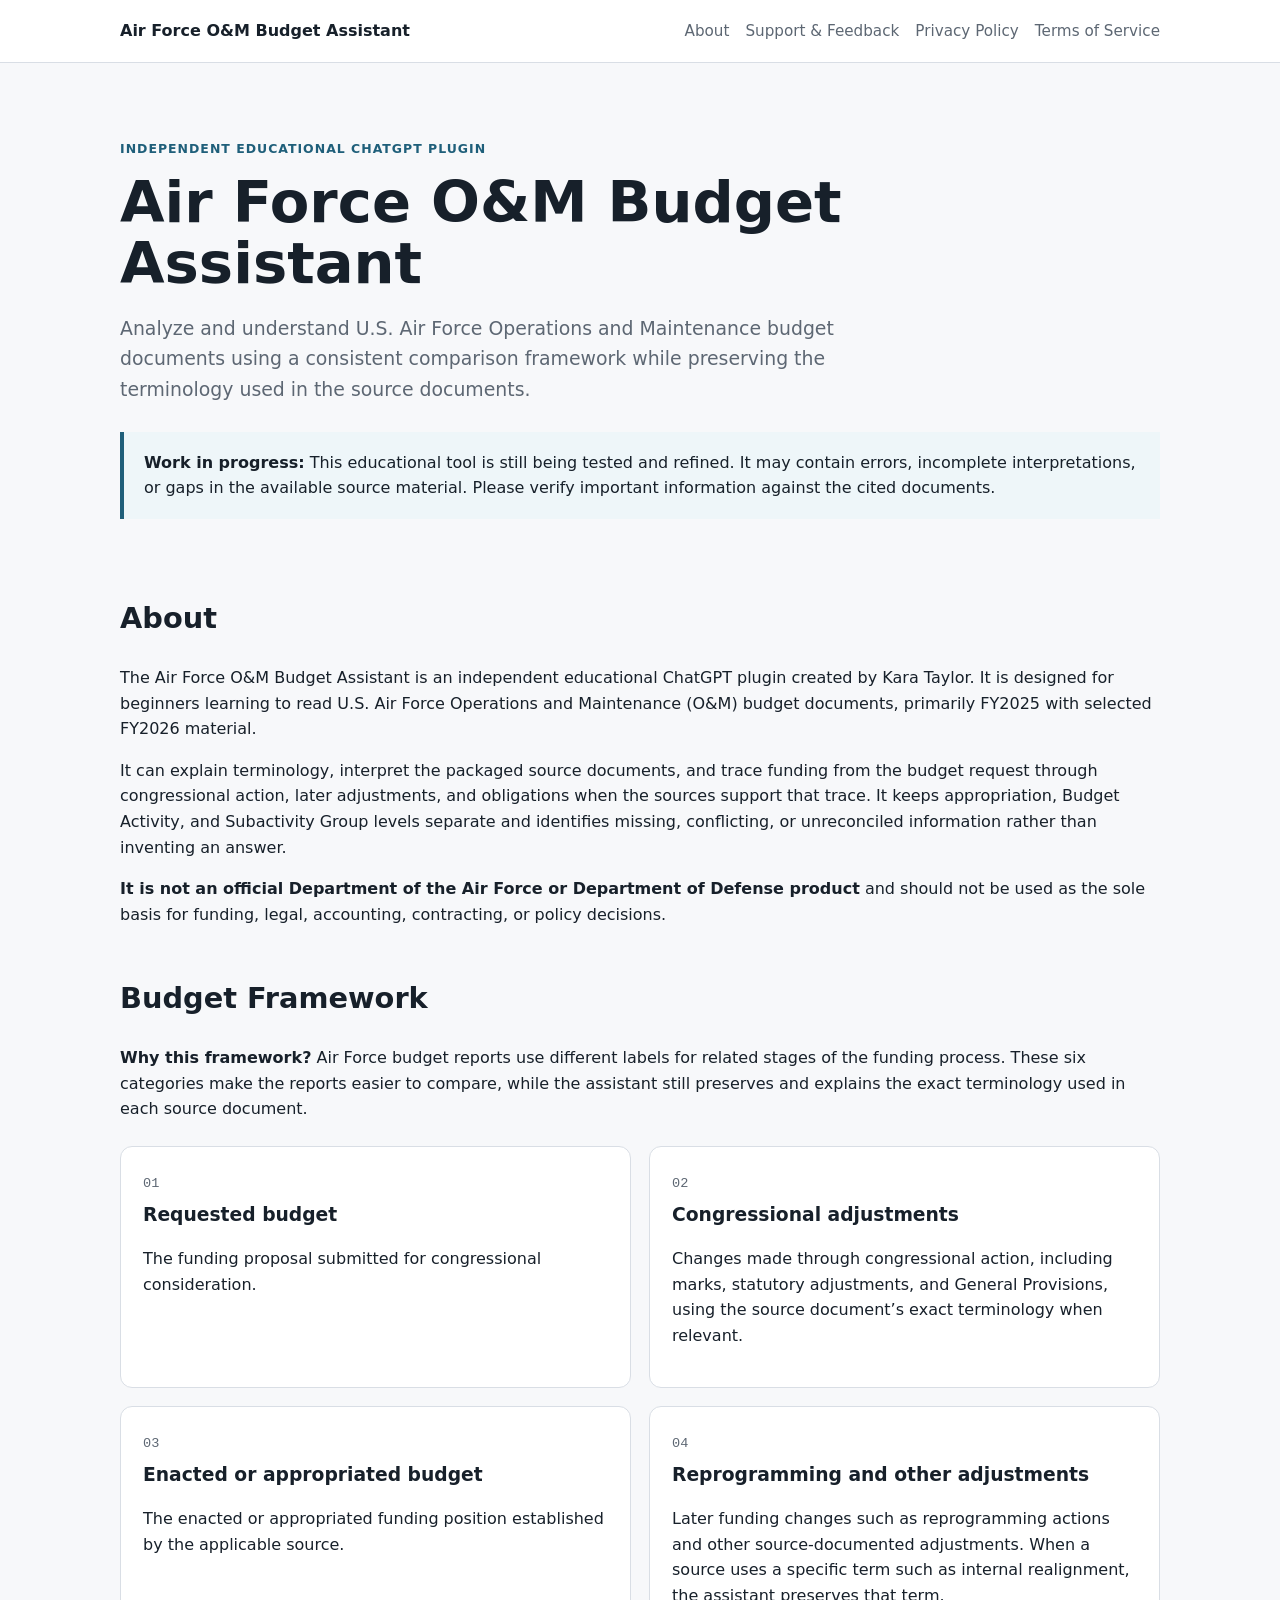
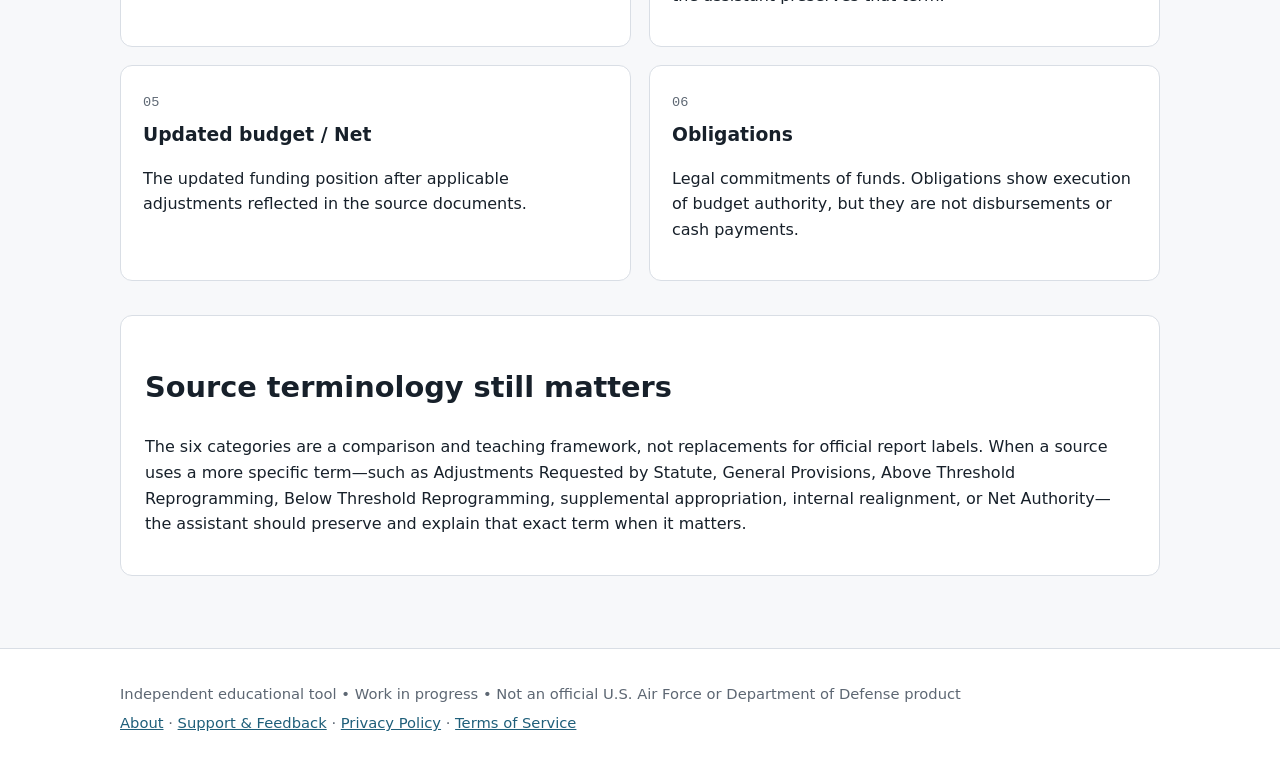
<file: index.html>
<!doctype html>
<html lang="en">
<head>
  <meta charset="utf-8">
  <meta name="viewport" content="width=device-width, initial-scale=1">
  <title>Air Force O&M Budget Assistant</title>
  <meta name="description" content="Public information and support site for the Air Force O&M Budget Assistant ChatGPT plugin.">
  <link rel="stylesheet" href="styles.css">
</head>
<body>

<header class="site-header">
  <div class="wrap">
    <a class="brand" href="index.html">Air Force O&amp;M Budget Assistant</a>
    <nav>
      <a href="index.html">About</a>
      <a href="support.html">Support &amp; Feedback</a>
      <a href="privacy.html">Privacy Policy</a>
      <a href="terms.html">Terms of Service</a>
    </nav>
  </div>
</header>

<main class="wrap">
  <section class="hero">
    <p class="eyebrow">Independent educational ChatGPT plugin</p>
    <h1>Air Force O&amp;M Budget Assistant</h1>
    <p class="lede">Analyze and understand U.S. Air Force Operations and Maintenance budget documents using a consistent comparison framework while preserving the terminology used in the source documents.</p>
    <div class="notice"><strong>Work in progress:</strong> This educational tool is still being tested and refined. It may contain errors, incomplete interpretations, or gaps in the available source material. Please verify important information against the cited documents.</div>
  </section>

  <section>
    <h2>About</h2>
    <p>The Air Force O&amp;M Budget Assistant is an independent educational ChatGPT plugin created by Kara Taylor. It is designed for beginners learning to read U.S. Air Force Operations and Maintenance (O&amp;M) budget documents, primarily FY2025 with selected FY2026 material.</p>
    <p>It can explain terminology, interpret the packaged source documents, and trace funding from the budget request through congressional action, later adjustments, and obligations when the sources support that trace. It keeps appropriation, Budget Activity, and Subactivity Group levels separate and identifies missing, conflicting, or unreconciled information rather than inventing an answer.</p>
    <p><strong>It is not an official Department of the Air Force or Department of Defense product</strong> and should not be used as the sole basis for funding, legal, accounting, contracting, or policy decisions.</p>
  </section>

  <section>
    <h2>Budget Framework</h2>
    <p><strong>Why this framework?</strong> Air Force budget reports use different labels for related stages of the funding process. These six categories make the reports easier to compare, while the assistant still preserves and explains the exact terminology used in each source document.</p>

    <div class="framework-grid">
      <article class="card">
        <span class="num">01</span>
        <h3>Requested budget</h3>
        <p>The funding proposal submitted for congressional consideration.</p>
      </article>
      <article class="card">
        <span class="num">02</span>
        <h3>Congressional adjustments</h3>
        <p>Changes made through congressional action, including marks, statutory adjustments, and General Provisions, using the source document’s exact terminology when relevant.</p>
      </article>
      <article class="card">
        <span class="num">03</span>
        <h3>Enacted or appropriated budget</h3>
        <p>The enacted or appropriated funding position established by the applicable source.</p>
      </article>
      <article class="card">
        <span class="num">04</span>
        <h3>Reprogramming and other adjustments</h3>
        <p>Later funding changes such as reprogramming actions and other source-documented adjustments. When a source uses a specific term such as internal realignment, the assistant preserves that term.</p>
      </article>
      <article class="card">
        <span class="num">05</span>
        <h3>Updated budget / Net</h3>
        <p>The updated funding position after applicable adjustments reflected in the source documents.</p>
      </article>
      <article class="card">
        <span class="num">06</span>
        <h3>Obligations</h3>
        <p>Legal commitments of funds. Obligations show execution of budget authority, but they are not disbursements or cash payments.</p>
      </article>
    </div>
  </section>

  <section class="source-note">
    <h2>Source terminology still matters</h2>
    <p>The six categories are a comparison and teaching framework, not replacements for official report labels. When a source uses a more specific term—such as Adjustments Requested by Statute, General Provisions, Above Threshold Reprogramming, Below Threshold Reprogramming, supplemental appropriation, internal realignment, or Net Authority—the assistant should preserve and explain that exact term when it matters.</p>
  </section>
</main>

<footer>
  <div class="wrap">
    <p>Independent educational tool • Work in progress • Not an official U.S. Air Force or Department of Defense product</p>
    <p><a href="index.html">About</a> · <a href="support.html">Support &amp; Feedback</a> · <a href="privacy.html">Privacy Policy</a> · <a href="terms.html">Terms of Service</a></p>
  </div>
</footer>

</body>
</html>
</file>
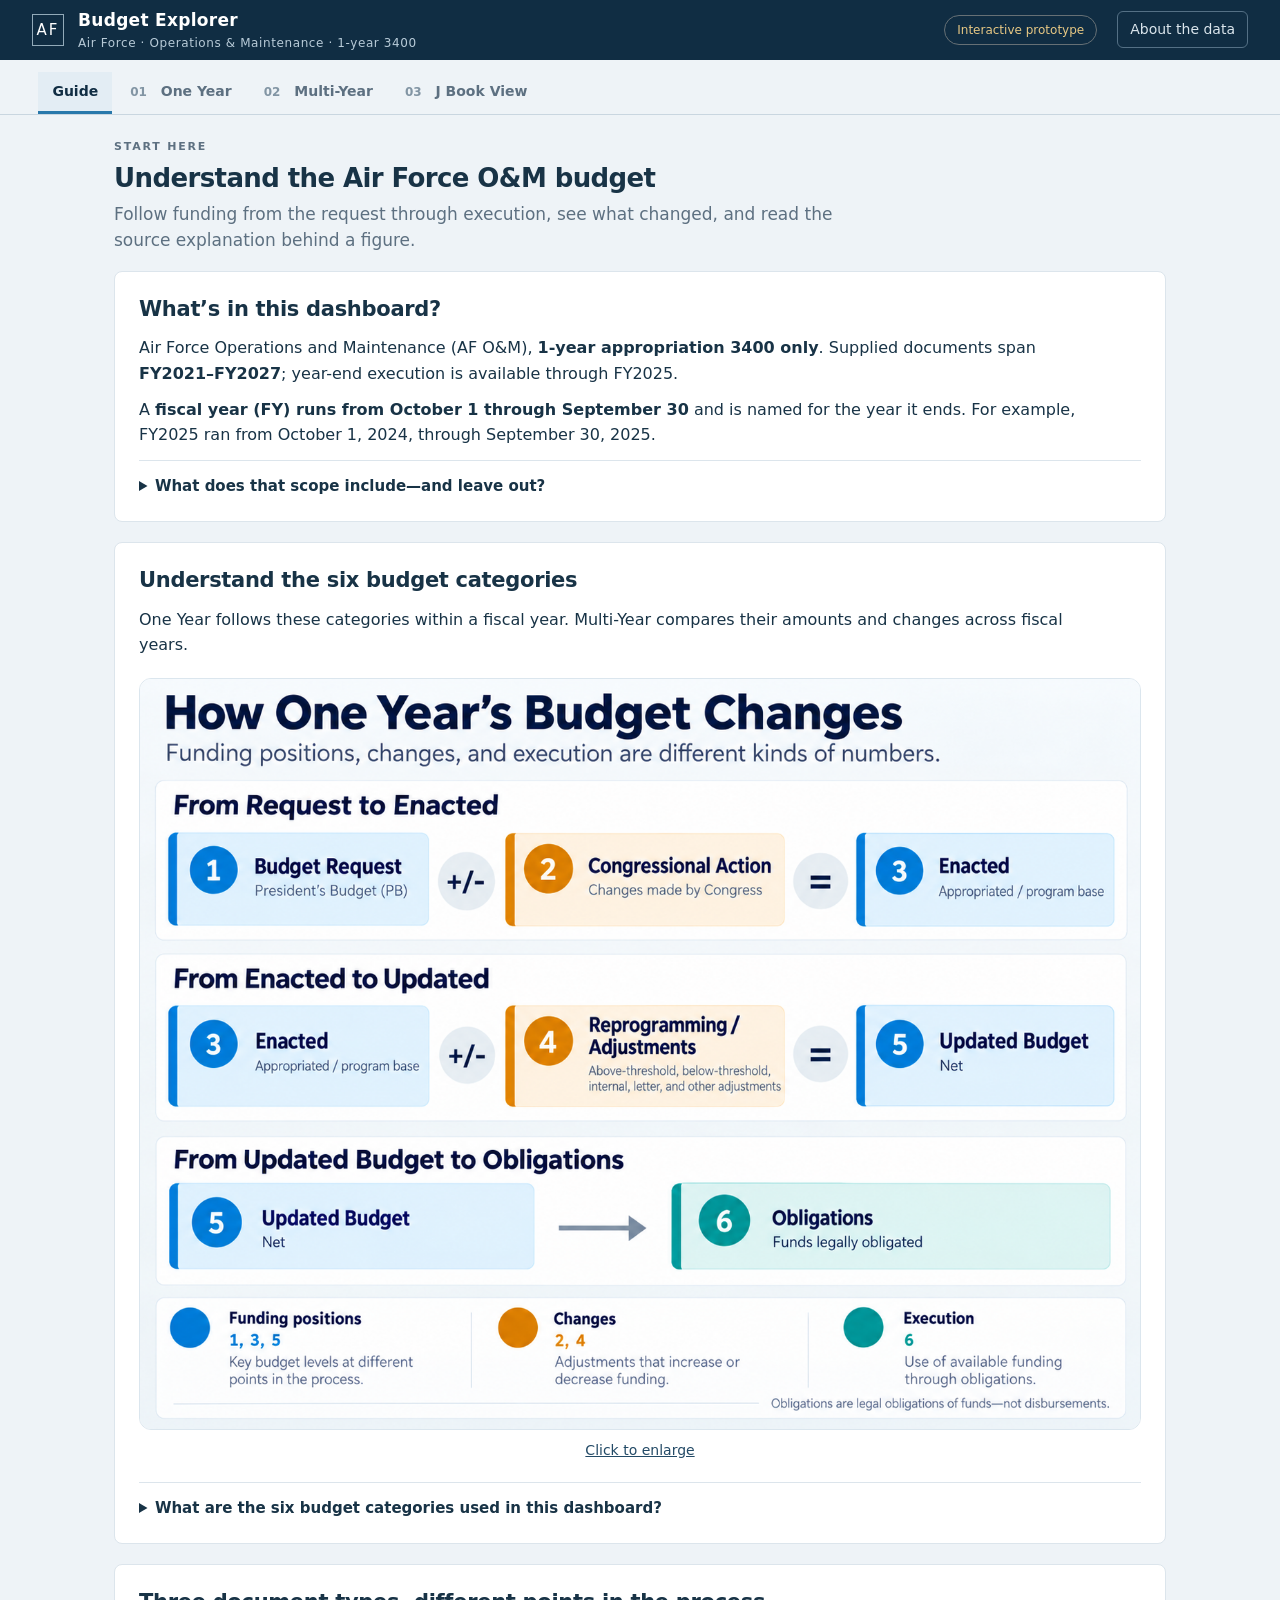
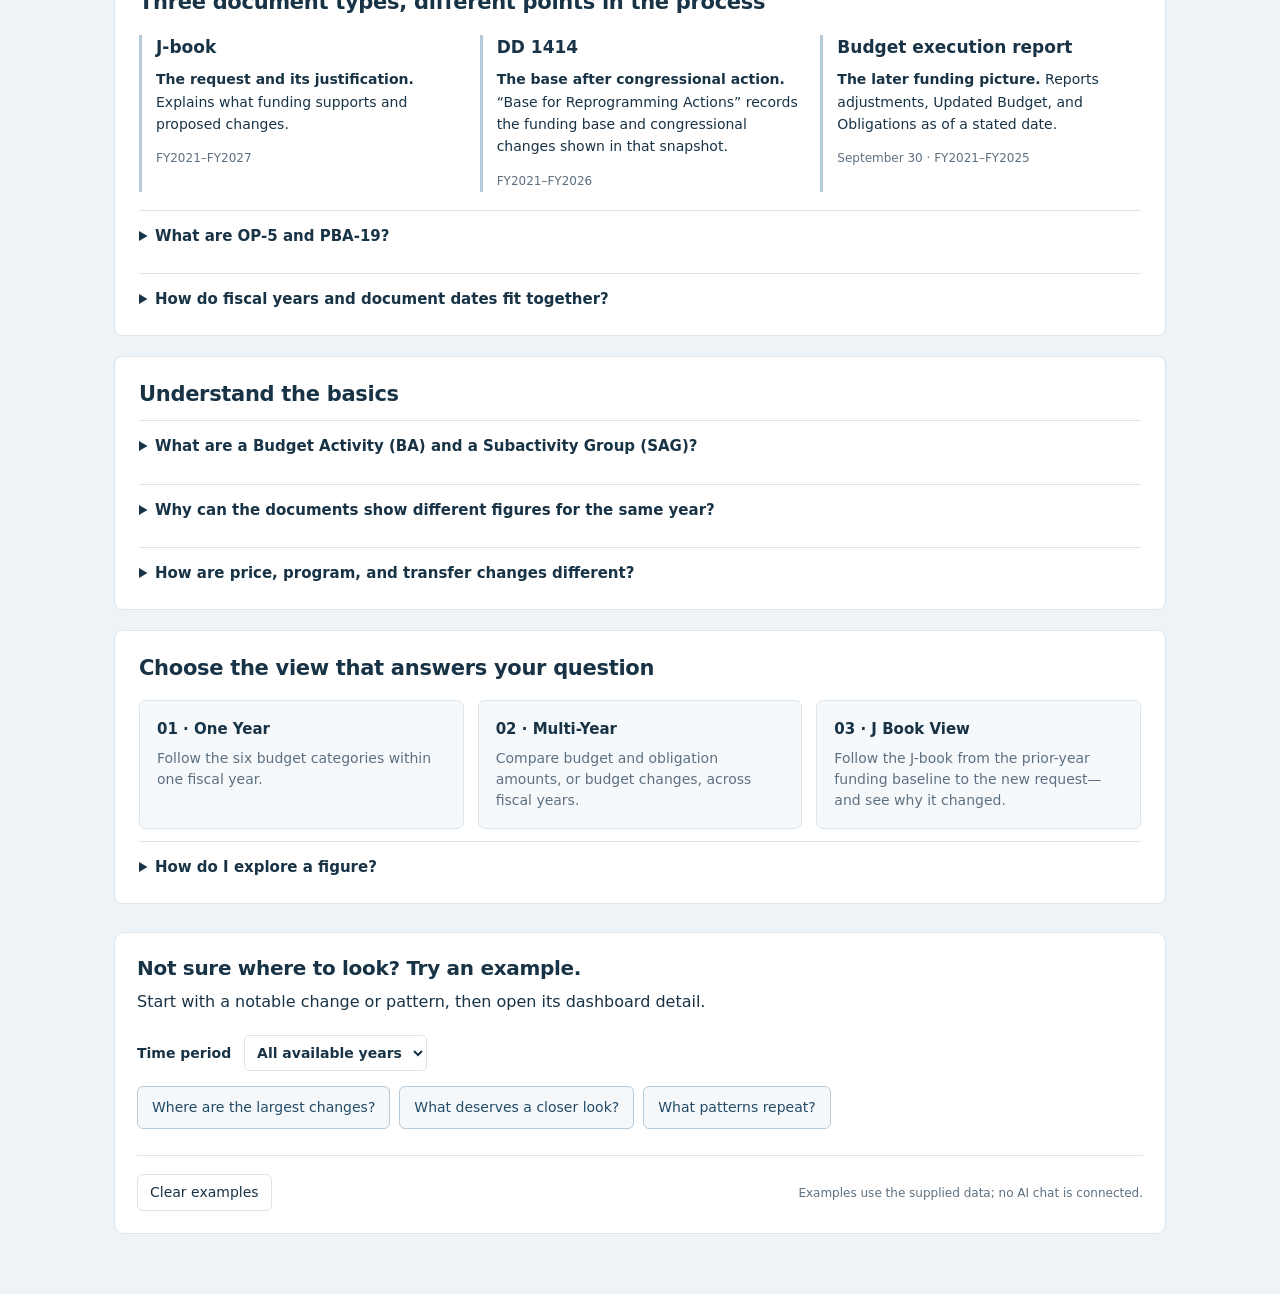
<file: dashboard/index.html>
<!doctype html><html lang="en"><head><meta charset="utf-8"><meta name="viewport" content="width=device-width,initial-scale=1"><title>Air Force O&M · Budget Explorer</title><!-- Google tag (gtag.js) -->
<script async src="https://www.googletagmanager.com/gtag/js?id=G-42Y7J8HET5"></script>
<script>
  window.dataLayer = window.dataLayer || [];
  function gtag(){dataLayer.push(arguments);}
  gtag('js', new Date());

  gtag('config', 'G-42Y7J8HET5');
</script><link rel="stylesheet" href="style.css"><link rel="stylesheet" href="guide-graphic.css?v=20261012c"></head><body>
<header><div class="brand"><span class="mark">AF</span><div><strong>Budget Explorer</strong><small>Air Force · Operations &amp; Maintenance · 1-year 3400</small></div></div><div class="header-right"><span class="prototype">Interactive prototype</span><span id="back-to-guide" hidden></span><button id="about" class="quiet">About the data</button></div></header><nav class="primary-tabs" aria-label="Dashboard views"><button data-view="guide">Guide</button><button data-view="single" class="active"><span>01</span> One Year</button><button data-view="trend"><span>02</span> Multi-Year</button><button data-view="bridge"><span>03</span> J Book View</button></nav>
<main id="guided-start" class="guided-start">
<div class="guide-intro"><p class="eyebrow">START HERE</p><h1>Understand the Air Force O&amp;M budget</h1><p>Follow funding from the request through execution, see what changed, and read the source explanation behind a figure.</p></div>
<section class="guide-orientation" aria-labelledby="scope-heading"><h2 id="scope-heading">What’s in this dashboard?</h2><p>Air Force Operations and Maintenance (AF O&amp;M), <strong>1-year appropriation 3400 only</strong>. Supplied documents span <strong>FY2021–FY2027</strong>; year-end execution is available through FY2025.</p><p>A <strong>fiscal year (FY) runs from October 1 through September 30</strong> and is named for the year it ends. For example, FY2025 ran from October 1, 2024, through September 30, 2025.</p><details class="intro-detail"><summary>What does that scope include—and leave out?</summary><p>O&amp;M supports day-to-day operations, readiness, maintenance, training, and civilian personnel. This is one part of the Air Force budget; it does not include separate military personnel, procurement, or research appropriations.</p><p>“1-year” describes the appropriation’s availability, not the number of years you can compare. Multi-year and X-year funding are excluded. Coverage varies by year and budget area; missing figures are not zero.</p><p>Spending plans and individual contracts are not included. The documents may identify adjustment types without explaining the purpose of every action.</p></details></section>
<section class="guide-orientation" aria-labelledby="budget-flow-heading"><h2 id="budget-flow-heading">Understand the six budget categories</h2><p>One Year follows these categories within a fiscal year. Multi-Year compares their amounts and changes across fiscal years.</p><a class="budget-flow-preview" href="budget-flow.png" target="_blank" rel="noopener" aria-label="Enlarge the six budget categories graphic"><img src="budget-flow.png" width="1448" height="1086" alt="How One Year’s Budget Changes: Budget Request plus or minus Congressional Action equals Enacted. Enacted plus or minus Reprogramming / Adjustments equals Updated Budget. Obligations show execution of available funding. Funding positions are categories 1, 3, and 5; changes are 2 and 4; execution is 6."><span>Click to enlarge</span></a><details class="intro-detail"><summary>What are the six budget categories used in this dashboard?</summary><dl class="guide-terms"><dt>Budget Request</dt><dd>Funding requested for the fiscal year.</dd><dt>Congressional Action</dt><dd>The change between Budget Request and Enacted funding.</dd><dt>Enacted</dt><dd>Funding provided through enacted appropriations, within the source’s scope.</dd><dt>Reprogramming / Adjustments</dt><dd>The changes from Enacted funding to Updated Budget.</dd><dt>Updated Budget</dt><dd>The funding position after the reported adjustments; execution reports may call it “Net.”</dd><dt>Obligations</dt><dd>Legal commitments of funds—not cash payments or outlays.</dd></dl><p>Budget Request, Enacted, and Updated Budget are funding positions. Congressional Action and Reprogramming / Adjustments are changes between positions. A calculated change alone does not identify an individual action.</p></details></section>
<section class="guide-orientation" aria-labelledby="documents-heading"><h2 id="documents-heading">Three document types, different points in the process</h2><div class="document-guide"><article><h3>J-book</h3><p><strong>The request and its justification.</strong> Explains what funding supports and proposed changes.</p><small>FY2021–FY2027</small></article><article><h3>DD 1414</h3><p><strong>The base after congressional action.</strong> “Base for Reprogramming Actions” records the funding base and congressional changes shown in that snapshot.</p><small>FY2021–FY2026</small></article><article><h3>Budget execution report</h3><p><strong>The later funding picture.</strong> Reports adjustments, Updated Budget, and Obligations as of a stated date.</p><small>September 30 · FY2021–FY2025</small></article></div><details class="intro-detail"><summary>What are OP-5 and PBA-19?</summary><p>They are <strong>exhibits within the Budget Justification Book (J-book)</strong>, not separate reports.</p><ul><li><strong>PBA-19:</strong> appropriation and Budget Activity summaries, including price and net program changes.</li><li><strong>OP-5:</strong> Subactivity Group detail—what operations are financed and the reconciliation of proposed increases and decreases.</li></ul><p>J Book View uses the summary at AF and BA level and the detailed exhibit at SAG level. Transfers are separated where the detailed source provides them.</p></details><details class="intro-detail"><summary>How do fiscal years and document dates fit together?</summary><p>A J-book’s date tells you when it was prepared. An execution report’s <strong>“as of” date</strong> tells you when its funding snapshot was taken.</p><p>For example, the <strong>FY2025 J-book is dated February 2024</strong>, during FY2024. It compares the <strong>FY2024 estimated budget</strong> with the <strong>FY2025 Budget Request</strong>.</p><p>For FY2024 year-end Obligations, use the budget execution report <strong>as of September 30, 2024</strong>. FY2025 year-end Obligations come from the report <strong>as of September 30, 2025</strong>.</p><div class="date-reference"><table><caption>Dates printed on the supplied J-books</caption><thead><tr><th scope="col">Budget fiscal year</th><th scope="col">J-book date</th></tr></thead><tbody id="jbook-dates"></tbody></table></div></details></section>
<section class="guide-orientation" aria-labelledby="basics-heading"><h2 id="basics-heading">Understand the basics</h2><details class="intro-detail"><summary>What are a Budget Activity (BA) and a Subactivity Group (SAG)?</summary><p>Start with <strong>AF O&amp;M overall</strong>, choose a <strong>BA</strong> for a broad mission grouping, then a <strong>SAG</strong> for a specific activity within it.</p><ul><li><strong>BA 01:</strong> Operating Forces</li><li><strong>BA 02:</strong> Mobilization</li><li><strong>BA 03:</strong> Training and Recruiting</li><li><strong>BA 04:</strong> Administration and Servicewide Activities</li></ul><p>For example, BA 03 includes <strong>SAG 032A Specialized Skill Training</strong> and <strong>SAG 032B Flight Training</strong>. The SAG dropdown shows only the selected BA’s activities. Use the breadcrumbs to return to the BA or AF overall.</p></details><details class="intro-detail"><summary>Why can the documents show different figures for the same year?</summary><p>Each view follows its source document. Similar labels do not guarantee identical amounts: documents can reflect different dates, funding scope, or classifications. A later report may include enacted funding or adjustments that an earlier J-book could not yet show.</p><p>The FY2025 J-book uses an <strong>FY2024 estimate</strong> because full-year enactment was not available when it was prepared. That estimate is kept separate from final FY2024 Enacted funding.</p><p><strong>One Year</strong> uses Enacted plus Reprogramming / Adjustments to reach Updated Budget (called “Net” in execution reports), as of the selected report’s date. <strong>J Book View</strong> follows the later-year J-book’s terminology and reconciliation. Its “Appropriated” starting position and normalized comparison baseline may differ from Enacted and Updated Budget in the execution report. Baseline adjustments include only what the J-book reflects at preparation, not necessarily all adjustments during the year.</p><p>The dashboard preserves each source’s snapshot and flags unresolved differences. Equal and opposite discrepancies do not, by themselves, prove that a transfer occurred.</p></details><details class="intro-detail"><summary>How are price, program, and transfer changes different?</summary><p><strong>Price</strong> reflects cost factors, such as inflation and pay rates. <strong>Program changes</strong> reflect changes in requirements or activities; they can include the removal of one-time funding. <strong>Transfers</strong> move funding between activities or accounts.</p><p>A program decrease is not automatically a recurring cut, and a transfer is not automatically a change in the overall Air Force budget.</p></details></section>
<section class="guide-orientation" aria-labelledby="views-heading"><h2 id="views-heading">Choose the view that answers your question</h2><div class="view-guide"><a href="#dashboard?view=single"><strong>01 · One Year</strong><span>Follow the six budget categories within one fiscal year.</span></a><a href="#dashboard?view=trend"><strong>02 · Multi-Year</strong><span>Compare budget and obligation amounts, or budget changes, across fiscal years.</span></a><a href="#dashboard?view=bridge"><strong>03 · J Book View</strong><span>Follow the J-book from the prior-year funding baseline to the new request—and see why it changed.</span></a></div><details class="intro-detail"><summary>How do I explore a figure?</summary><p>Select a graph bar. <strong>Behind the Numbers</strong> reports what the documents say; expand it for supporting detail. <strong>Analyst Notes</strong> highlights patterns or discrepancies worth reviewing.</p><p><strong>Back to summary</strong> clears the bar selection without resetting your filters. The information button explains each view’s reporting basis, and Sources links to the original documents.</p></details></section>
<section class="guide-conversation" aria-labelledby="examples-heading"><div id="guide-welcome" class="guide-reply"><h2 id="examples-heading">Not sure where to look? Try an example.</h2><p>Start with a notable change or pattern, then open its dashboard detail.</p></div><p id="guide-status" role="status">Loading budget data…</p><fieldset id="guide-controls" disabled><legend class="sr-only">Choose an example and optional time period</legend><div class="guide-toolbar"><label>Time period <select id="guide-year"><option value="all" selected>All available years</option><option value="2021">FY2021</option><option value="2022">FY2022</option><option value="2023">FY2023</option><option value="2024">FY2024</option><option value="2025">FY2025</option><option value="2026">FY2026</option><option value="2027">FY2027</option></select></label></div><div class="guide-options"><button data-guide-topic="changes">Where are the largest changes?</button><button data-guide-topic="attention">What deserves a closer look?</button><button data-guide-topic="patterns">What patterns repeat?</button></div></fieldset><div id="guide-thread" aria-live="polite" aria-relevant="additions"></div><div class="guide-bottom"><button id="guide-reset" class="quiet">Clear examples</button><span>Examples use the supplied data; no AI chat is connected.</span></div></section></main>
<main id="dashboard" hidden><div class="pageheading"><div><p class="eyebrow">ANNUAL APPROPRIATION 3400 ONLY</p><h1>Follow the funding.</h1><p class="subtle">Air Force Operations and Maintenance (AF O&M) · 1-year funding only.</p></div><div class="scope-note">Independent educational tool<br><span>FY2021–FY2027 source coverage</span></div></div>

<section class="filters" aria-label="Budget filters"><div class="budget-drill"><label>Budget Activity<select id="ba"></select></label><label id="sag-filter" hidden>Subactivity Group<select id="entity"></select></label></div><div id="year-controls"></div><label>Display units<select id="units"><option value="1000">Millions ($M)</option><option value="1">Thousands ($K)</option></select></label></section>
<p class="footnote">Each tab remembers your settings for this session. <button id="clear-view-settings" class="quiet" type="button">Clear saved settings</button></p><div id="scope-path" class="scope-path" aria-label="Budget level"></div><div id="notice" class="notice" hidden></div>
<div class="work-grid"><div class="main-panel"><section class="card chart-card" id="funding-graph"><div class="section-top"><div><p class="eyebrow" id="view-kicker"></p><h2 id="chart-title"></h2><p class="subtle" id="chart-subtitle"></p></div><div class="chart-actions"><button id="category-help" class="info-button" aria-label="Information about the six budget categories" title="The six budget categories"><span aria-hidden="true">i</span></button><span class="unit-tag" id="unit-tag"></span><button id="download" class="quiet">CSV</button></div></div><div id="stats" class="stats"></div><div id="legend" class="legend"></div><div id="chart" class="chart"></div><div class="chart-navigation"><span>Select a bar to read its source detail below.</span><button id="show-overview" class="quiet" hidden>Back to summary</button></div><span id="selection" hidden></span></section>
<section class="card narrative-card" id="behind-numbers"><div class="section-top fixed-heading"><div><p class="eyebrow">SOURCE REPORTING</p><h2>Behind the Numbers</h2></div></div><div class="narrative-scroll" tabindex="0" role="region" aria-label="Behind the Numbers explanation"><h3 id="narrative-title">What changed, and why</h3><div id="narrative" aria-live="polite"></div><div id="drivers"></div><details><summary>Sources</summary><div id="references"></div><p id="table-note" class="footnote"></p></details></div></section><section class="card insights-panel" aria-labelledby="insights-title"><div class="section-top"><div><p class="eyebrow">ANALYST REVIEW</p><h2 id="insights-title">Analyst Notes</h2></div></div><div class="attention-scroll" tabindex="0" role="region" aria-label="Analyst findings"><div id="insights"></div><div id="movers-list" hidden></div><span id="movers-label" hidden></span></div></section></div>
</div>
<details class="card source-catalog"><summary>Source documents & coverage</summary><p>Original documents and reporting guidance.</p><div id="source-list"></div><p class="footnote">Scope: annual AF O&M appropriation 3400 only. Original reference PDFs can contain additional funding sections; those sections are excluded from dashboard figures and exports.</p></details><footer>AF O&amp;M · 1-year appropriation 3400</footer></main>
<dialog id="info" aria-labelledby="about-title"><button id="close-info" class="quiet">Close</button><h2 id="about-title">About the data</h2><p>This dashboard explores <strong>Air Force Operations and Maintenance (AF O&amp;M)</strong>, using the annual, <strong>1-year 3400 appropriation</strong>. It brings together supplied budget documents for FY2021–FY2027 so you can follow one fiscal year, compare years, and explore funding over time.</p><p>Three types of documents provide different views of each fiscal year as they become available:</p><dl class="about-documents"><dt>Budget Justification Books (J-books)</dt><dd>Present the <strong>Budget Request</strong> and explain proposed changes in programs, prices, and transfers. Available for FY2021–FY2027. <strong>PBA-19</strong> is the appropriation and Budget Activity summary; <strong>OP-5</strong> is the Subactivity Group detail exhibit within the J-book, not a separate report.</dd><dt>DD 1414 — Base for Reprogramming Actions</dt><dd>Reports the funding base after <strong>Congressional Action</strong> and documents changes at the level shown in the report. Available for FY2021–FY2026.</dd><dt>Budget execution reports (the supplied “1416” files)</dt><dd>Report <strong>Updated Budget</strong>, <strong>Reprogramming / Adjustments</strong>, and <strong>Obligations</strong> as of a stated date. Available here at September 30 for FY2021–FY2025.</dd></dl><p id="coverage-summary"></p><p>Figures link back to their source documents. Each document captures a particular stage and reporting date, so an earlier budget estimate may differ from a later execution report.</p></dialog>
<dialog id="categories" aria-labelledby="categories-title"><button id="close-categories" class="quiet" autofocus>Close</button><p class="eyebrow">BUDGET GUIDE</p><h2 id="categories-title">The six budget categories</h2><dl class="category-list">
<dt>1. Budget Request</dt><dd>The funding requested in the President’s Budget for that fiscal year.</dd>
<dt>2. Congressional Action</dt><dd>The changes between the Budget Request and Enacted funding. When calculated as Enacted minus Budget Request, this is a net difference—not evidence of a particular congressional action.</dd>
<dt>3. Enacted</dt><dd>The funding provided through enacted appropriations, within the scope and reporting snapshot shown.</dd>
<dt>4. Reprogramming / Adjustments</dt><dd>The changes between Enacted funding and the Updated Budget. These can include reprogramming, transfers, supplementals, rescissions, and other adjustments, depending on the source. A calculated net change does not establish an individual action or its cause.</dd>
<dt>5. Updated Budget</dt><dd>The funding position after the adjustments reflected in the selected report. Execution reports may label this “Net.”</dd>
<dt>6. Obligations</dt><dd>Legal commitments of funds, such as orders or contracts. They show execution of budget authority, not cash payments or outlays.</dd></dl><p class="footnote">Budget Request, Enacted, and Updated Budget are funding positions. Congressional Action and Reprogramming / Adjustments are changes between positions. Obligation rate = Obligations ÷ Updated Budget × 100.</p></dialog>
<dialog id="comparison-guide" aria-labelledby="comparison-guide-title"><button id="close-comparison-guide" class="quiet">Close</button><h2 id="comparison-guide-title">Follow the J-book, step by step</h2><p>This tab walks the later-year <strong>Budget Justification Book (J-book)</strong>, preserving its terminology and funding snapshot. It explains how that book moves from the prior year to the new Budget Request.</p><dl class="category-list">
<dt>1. Prior-year appropriated funding</dt><dd>The starting position labeled “Appropriated” in the detailed J-book exhibit. It relates to enacted funding, but may not include the same funding as <strong>Enacted</strong> in One Year. Check the source date, scope, and classification. The FY2025 J-book instead uses an FY2024 estimate.</dd>
<dt>2. Baseline adjustments</dt><dd>Changes reflected in the J-book before next-year changes are applied. Adding them to the starting position produces the book’s <strong>normalized comparison baseline</strong> (a source may call it “Normalized Current Estimate”). This is the prior-year position used for comparison, not an inflation-adjusted amount. It is not automatically the execution report’s <strong>Updated Budget (“Net”)</strong>: later adjustments may not yet be included. Select the bar for documented components.</dd>
<dt>3. Price changes</dt><dd>Changes in cost factors, such as inflation and pay rates, applied separately from program changes.</dd>
<dt>4. Transfers</dt><dd>Funding moved between activities or accounts, shown separately when the detailed source provides it. A transfer is not automatically a change in the overall Air Force budget.</dd>
<dt>5. Program increases</dt><dd>Increases for requirements or activities explained in the J-book. Select the bar for documented drivers.</dd>
<dt>6. Program decreases</dt><dd>Decreases explained in the J-book, including any removal of temporary or one-time funding. They do not automatically represent cuts to the recurring program.</dd>
<dt>7. New-year Budget Request</dt><dd>The resulting funding request after the documented changes in this book.</dd></dl>
<p><strong>Reading other levels:</strong> At Air Force and Budget Activity level, PBA-19 reports a source baseline, price changes, and net program changes; it does not separately identify every step above. SAG-level OP-5 provides the detailed walk where available. Any displayed source-rounding difference is not a funding action.</p><p><strong>Comparing tabs:</strong> Match the fiscal year, funding scope, document, and reporting date before comparing amounts. A label translation alone does not reconcile a difference. Behind the Numbers explains documented relationships; unexplained differences remain identified as such.</p></dialog>
<dialog id="trend-guide" aria-labelledby="trend-guide-title"><button id="close-trend-guide" class="quiet">Close</button><h2 id="trend-guide-title">About Multi-Year</h2><p>Choose between two views across selected years. <strong>Budget &amp; Obligations</strong> shows Budget Request, Enacted, Updated Budget, and Obligations. The first three are funding positions; Obligations are legal commitments of funds. <strong>Budget Changes</strong> shows Congressional Action and Reprogramming / Adjustments as separate series: changes from request to enacted, and from enacted to updated budget.</p><dl class="about-documents"><dt>Reporting basis</dt><dd>Each figure retains its source and reporting date. J-books describe requests; DD 1414 reports the funding base after congressional action; execution reports show later adjustments and Obligations.</dd><dt>Available years</dt><dd>Requests extend through FY2027; year-end execution through FY2025. Missing figures are not zero. Obligations are shown as of September 30.</dd><dt>Comparing dollars</dt><dd>Amounts are nominal dollars—no inflation adjustment. FY2021 includes base and Overseas Contingency Operations (OCO) funding; former OCO costs are incorporated into base in later years. Separately reported mandatory funding is excluded.</dd><dt>Reading changes</dt><dd>Net changes do not identify individual actions or their causes. Select a bar for its source detail.</dd></dl></dialog><dialog id="budget-flow-dialog" aria-labelledby="budget-flow-dialog-title"><div class="budget-flow-toolbar"><h2 id="budget-flow-dialog-title">The six budget categories</h2><button id="close-budget-flow" class="quiet" autofocus>Close</button><a href="budget-flow.png" target="_blank" rel="noopener">Open full-size image</a></div><div class="budget-flow-scroll" tabindex="0" aria-label="Enlarged budget flow graphic"><img src="budget-flow.png" width="1448" height="1086" alt="Enlarged graphic showing funding positions, changes, and execution. Full descriptions appear below the graphic in the Guide."></div></dialog><script src="reporting.js?v=20261012c"></script><script src="insights.js?v=20261012c"></script><script src="app.js?v=20261012c"></script><script src="guide.js?v=20261012c"></script></body></html>
</file>
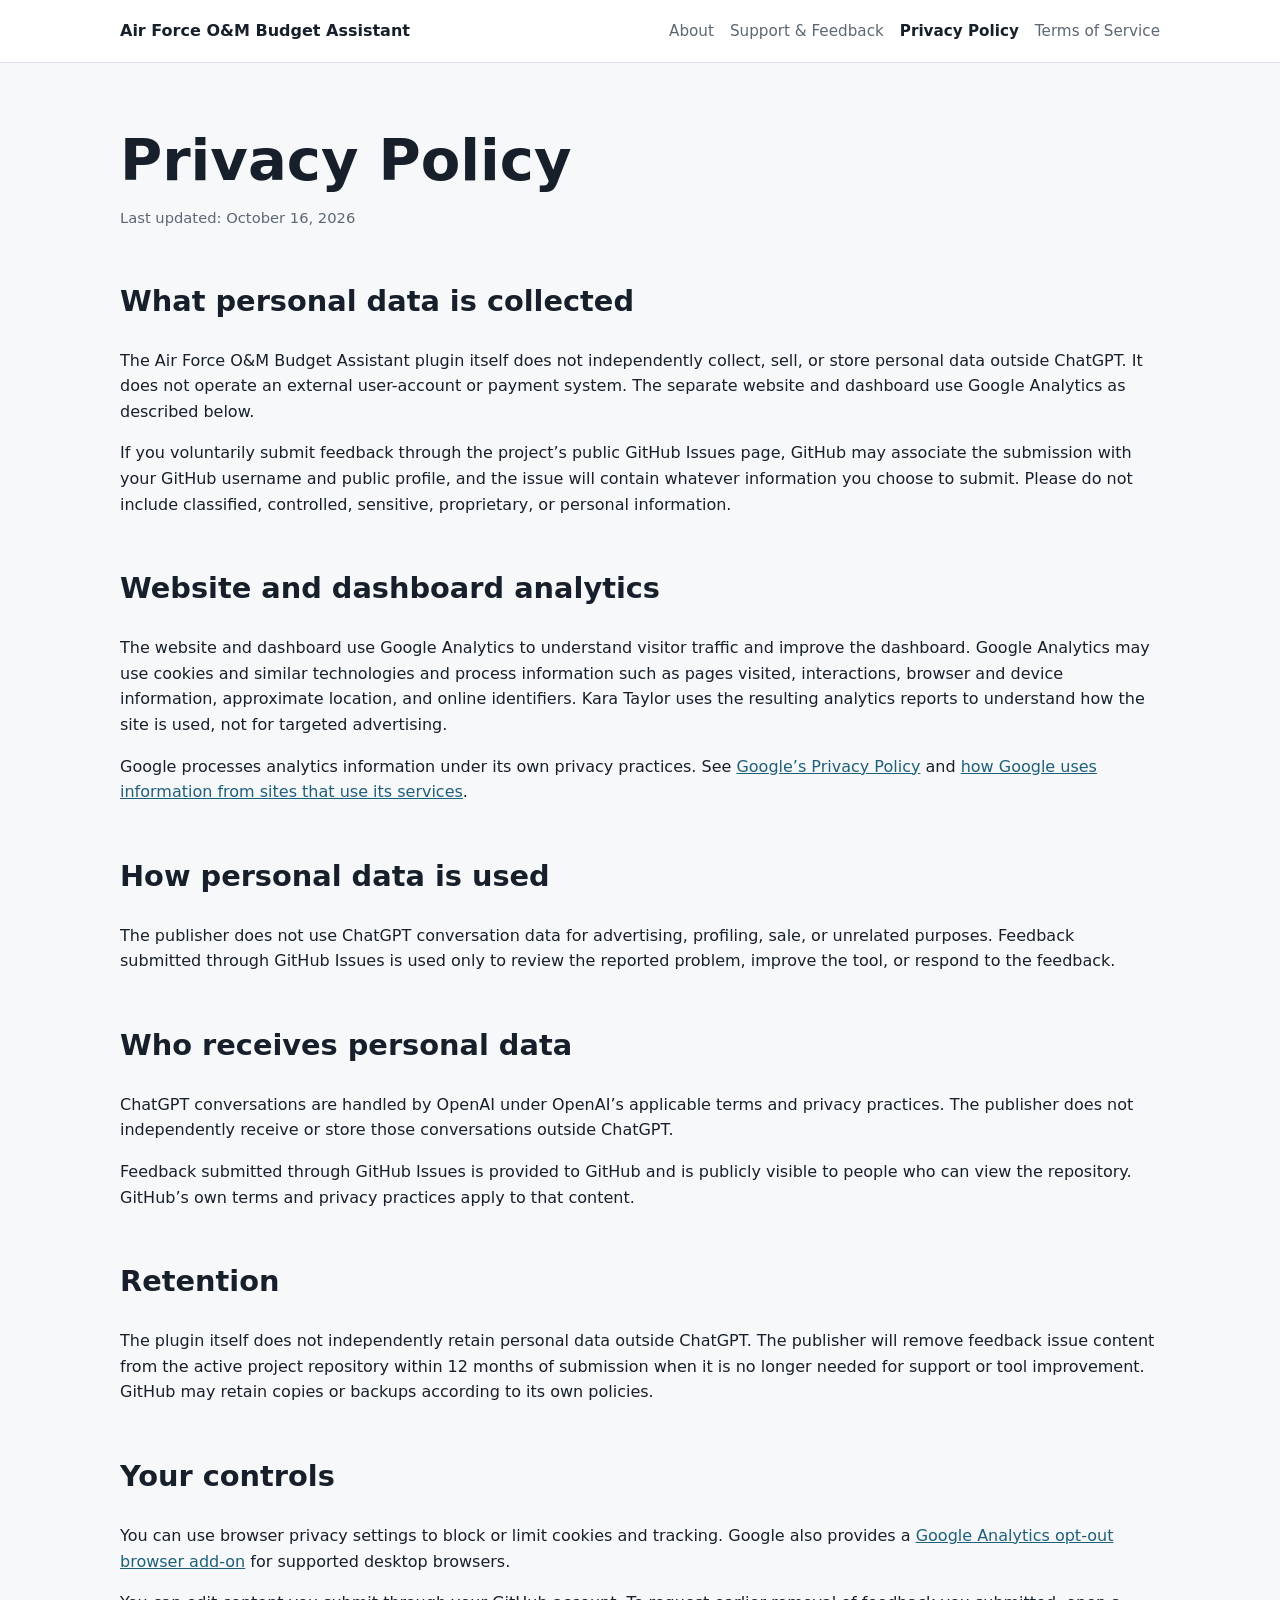
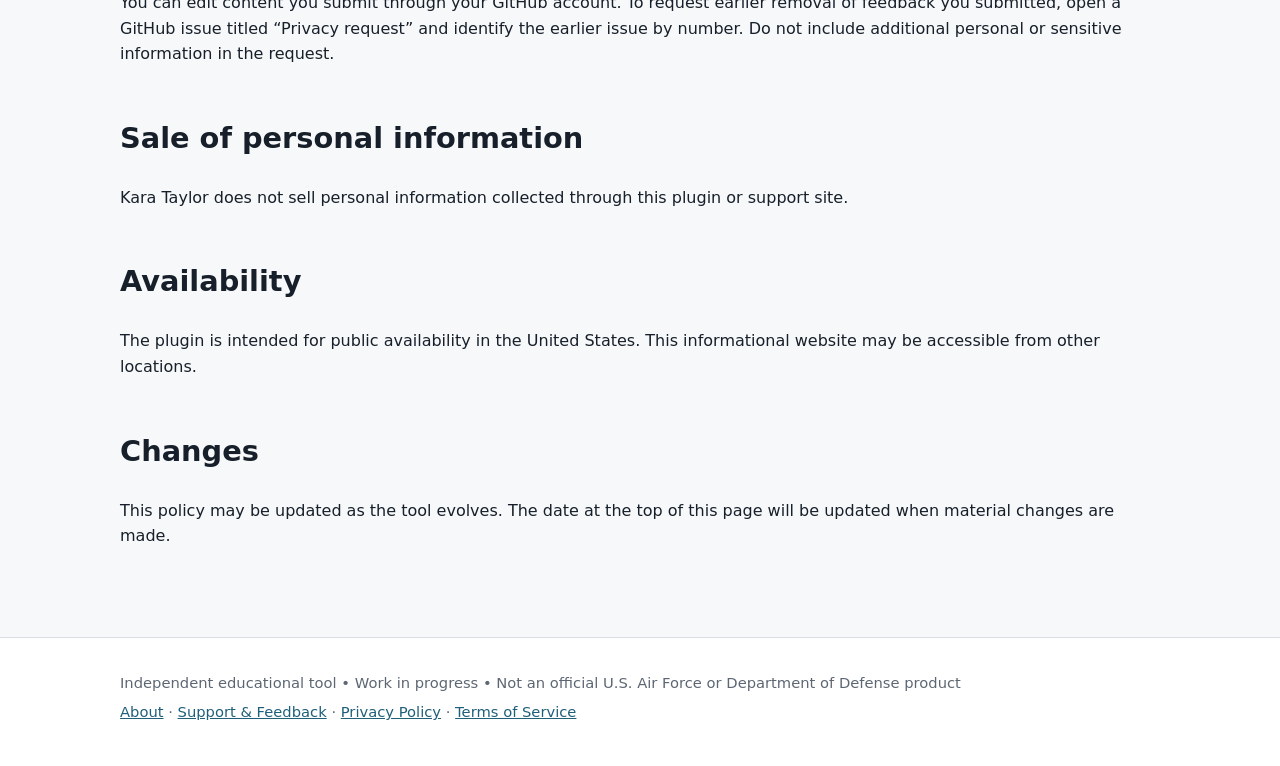
<file: privacy.html>
<!doctype html>
<html lang="en">
<head>
  <meta charset="utf-8">
  <meta name="viewport" content="width=device-width, initial-scale=1">
  <title>Privacy Policy | Air Force O&M Budget Assistant</title>
  <meta name="description" content="Privacy Policy for the Air Force O&M Budget Assistant plugin, website, and dashboard.">
  <link rel="stylesheet" href="styles.css">
</head>
<body>

<header class="site-header">
  <div class="wrap">
    <a class="brand" href="index.html">Air Force O&amp;M Budget Assistant</a>
    <nav>
      <a href="index.html">About</a>
      <a href="support.html">Support &amp; Feedback</a>
      <a href="privacy.html" aria-current="page">Privacy Policy</a>
      <a href="terms.html">Terms of Service</a>
    </nav>
  </div>
</header>

<main class="wrap">
  <h1>Privacy Policy</h1>
  <p class="small">Last updated: October 16, 2026</p>

  <h2>What personal data is collected</h2>
  <p>The Air Force O&amp;M Budget Assistant plugin itself does not independently collect, sell, or store personal data outside ChatGPT. It does not operate an external user-account or payment system. The separate website and dashboard use Google Analytics as described below.</p>
  <p>If you voluntarily submit feedback through the project’s public GitHub Issues page, GitHub may associate the submission with your GitHub username and public profile, and the issue will contain whatever information you choose to submit. Please do not include classified, controlled, sensitive, proprietary, or personal information.</p>

  <h2>Website and dashboard analytics</h2>
  <p>The website and dashboard use Google Analytics to understand visitor traffic and improve the dashboard. Google Analytics may use cookies and similar technologies and process information such as pages visited, interactions, browser and device information, approximate location, and online identifiers. Kara Taylor uses the resulting analytics reports to understand how the site is used, not for targeted advertising.</p>
  <p>Google processes analytics information under its own privacy practices. See <a href="https://policies.google.com/privacy">Google’s Privacy Policy</a> and <a href="https://policies.google.com/technologies/partner-sites">how Google uses information from sites that use its services</a>.</p>

  <h2>How personal data is used</h2>
  <p>The publisher does not use ChatGPT conversation data for advertising, profiling, sale, or unrelated purposes. Feedback submitted through GitHub Issues is used only to review the reported problem, improve the tool, or respond to the feedback.</p>

  <h2>Who receives personal data</h2>
  <p>ChatGPT conversations are handled by OpenAI under OpenAI’s applicable terms and privacy practices. The publisher does not independently receive or store those conversations outside ChatGPT.</p>
  <p>Feedback submitted through GitHub Issues is provided to GitHub and is publicly visible to people who can view the repository. GitHub’s own terms and privacy practices apply to that content.</p>

  <h2>Retention</h2>
  <p>The plugin itself does not independently retain personal data outside ChatGPT. The publisher will remove feedback issue content from the active project repository within 12 months of submission when it is no longer needed for support or tool improvement. GitHub may retain copies or backups according to its own policies.</p>

  <h2>Your controls</h2>
  <p>You can use browser privacy settings to block or limit cookies and tracking. Google also provides a <a href="https://tools.google.com/dlpage/gaoptout">Google Analytics opt-out browser add-on</a> for supported desktop browsers.</p>
  <p>You can edit content you submit through your GitHub account. To request earlier removal of feedback you submitted, open a GitHub issue titled “Privacy request” and identify the earlier issue by number. Do not include additional personal or sensitive information in the request.</p>

  <h2>Sale of personal information</h2>
  <p>Kara Taylor does not sell personal information collected through this plugin or support site.</p>

  <h2>Availability</h2>
  <p>The plugin is intended for public availability in the United States. This informational website may be accessible from other locations.</p>

  <h2>Changes</h2>
  <p>This policy may be updated as the tool evolves. The date at the top of this page will be updated when material changes are made.</p>
</main>

<footer>
  <div class="wrap">
    <p>Independent educational tool • Work in progress • Not an official U.S. Air Force or Department of Defense product</p>
    <p><a href="index.html">About</a> · <a href="support.html">Support &amp; Feedback</a> · <a href="privacy.html">Privacy Policy</a> · <a href="terms.html">Terms of Service</a></p>
  </div>
</footer>

</body>
</html>
</file>
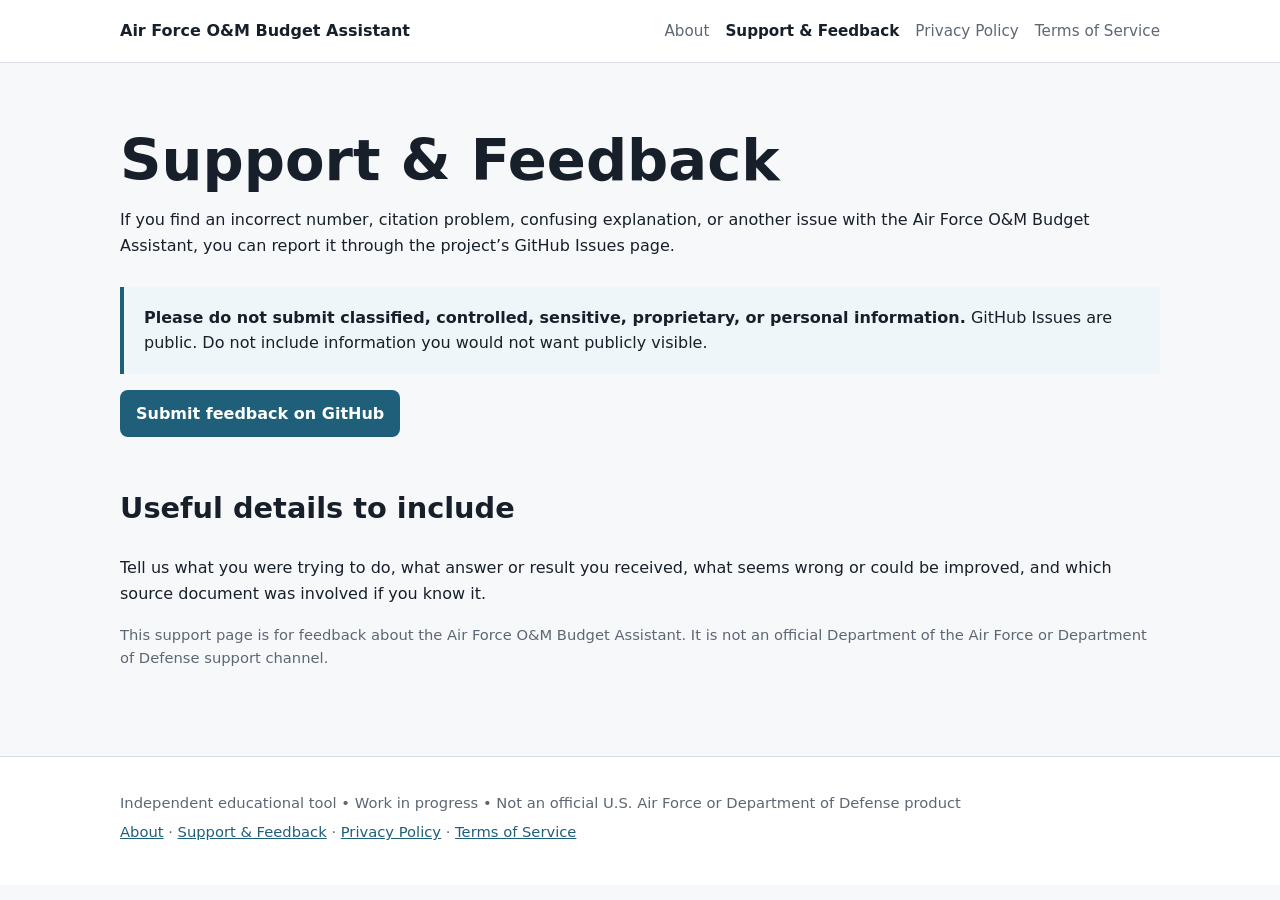
<file: support.html>
<!doctype html>
<html lang="en">
<head>
  <meta charset="utf-8">
  <meta name="viewport" content="width=device-width, initial-scale=1">
  <title>Support & Feedback | Air Force O&M Budget Assistant</title>
  <meta name="description" content="Support and feedback for the Air Force O&M Budget Assistant ChatGPT plugin.">
  <link rel="stylesheet" href="styles.css">
</head>
<body>

<header class="site-header">
  <div class="wrap">
    <a class="brand" href="index.html">Air Force O&amp;M Budget Assistant</a>
    <nav>
      <a href="index.html">About</a>
      <a href="support.html" aria-current="page">Support &amp; Feedback</a>
      <a href="privacy.html">Privacy Policy</a>
      <a href="terms.html">Terms of Service</a>
    </nav>
  </div>
</header>

<main class="wrap">
  <h1>Support &amp; Feedback</h1>
  <p>If you find an incorrect number, citation problem, confusing explanation, or another issue with the Air Force O&amp;M Budget Assistant, you can report it through the project’s GitHub Issues page.</p>

  <div class="notice"><strong>Please do not submit classified, controlled, sensitive, proprietary, or personal information.</strong> GitHub Issues are public. Do not include information you would not want publicly visible.</div>

  <p><a class="button" href="https://github.com/khoekstr/air-force-om-budget-assistant/issues/new">Submit feedback on GitHub</a></p>

  <h2>Useful details to include</h2>
  <p>Tell us what you were trying to do, what answer or result you received, what seems wrong or could be improved, and which source document was involved if you know it.</p>

  <p class="small">This support page is for feedback about the Air Force O&amp;M Budget Assistant. It is not an official Department of the Air Force or Department of Defense support channel.</p>
</main>

<footer>
  <div class="wrap">
    <p>Independent educational tool • Work in progress • Not an official U.S. Air Force or Department of Defense product</p>
    <p><a href="index.html">About</a> · <a href="support.html">Support &amp; Feedback</a> · <a href="privacy.html">Privacy Policy</a> · <a href="terms.html">Terms of Service</a></p>
  </div>
</footer>

</body>
</html>
</file>
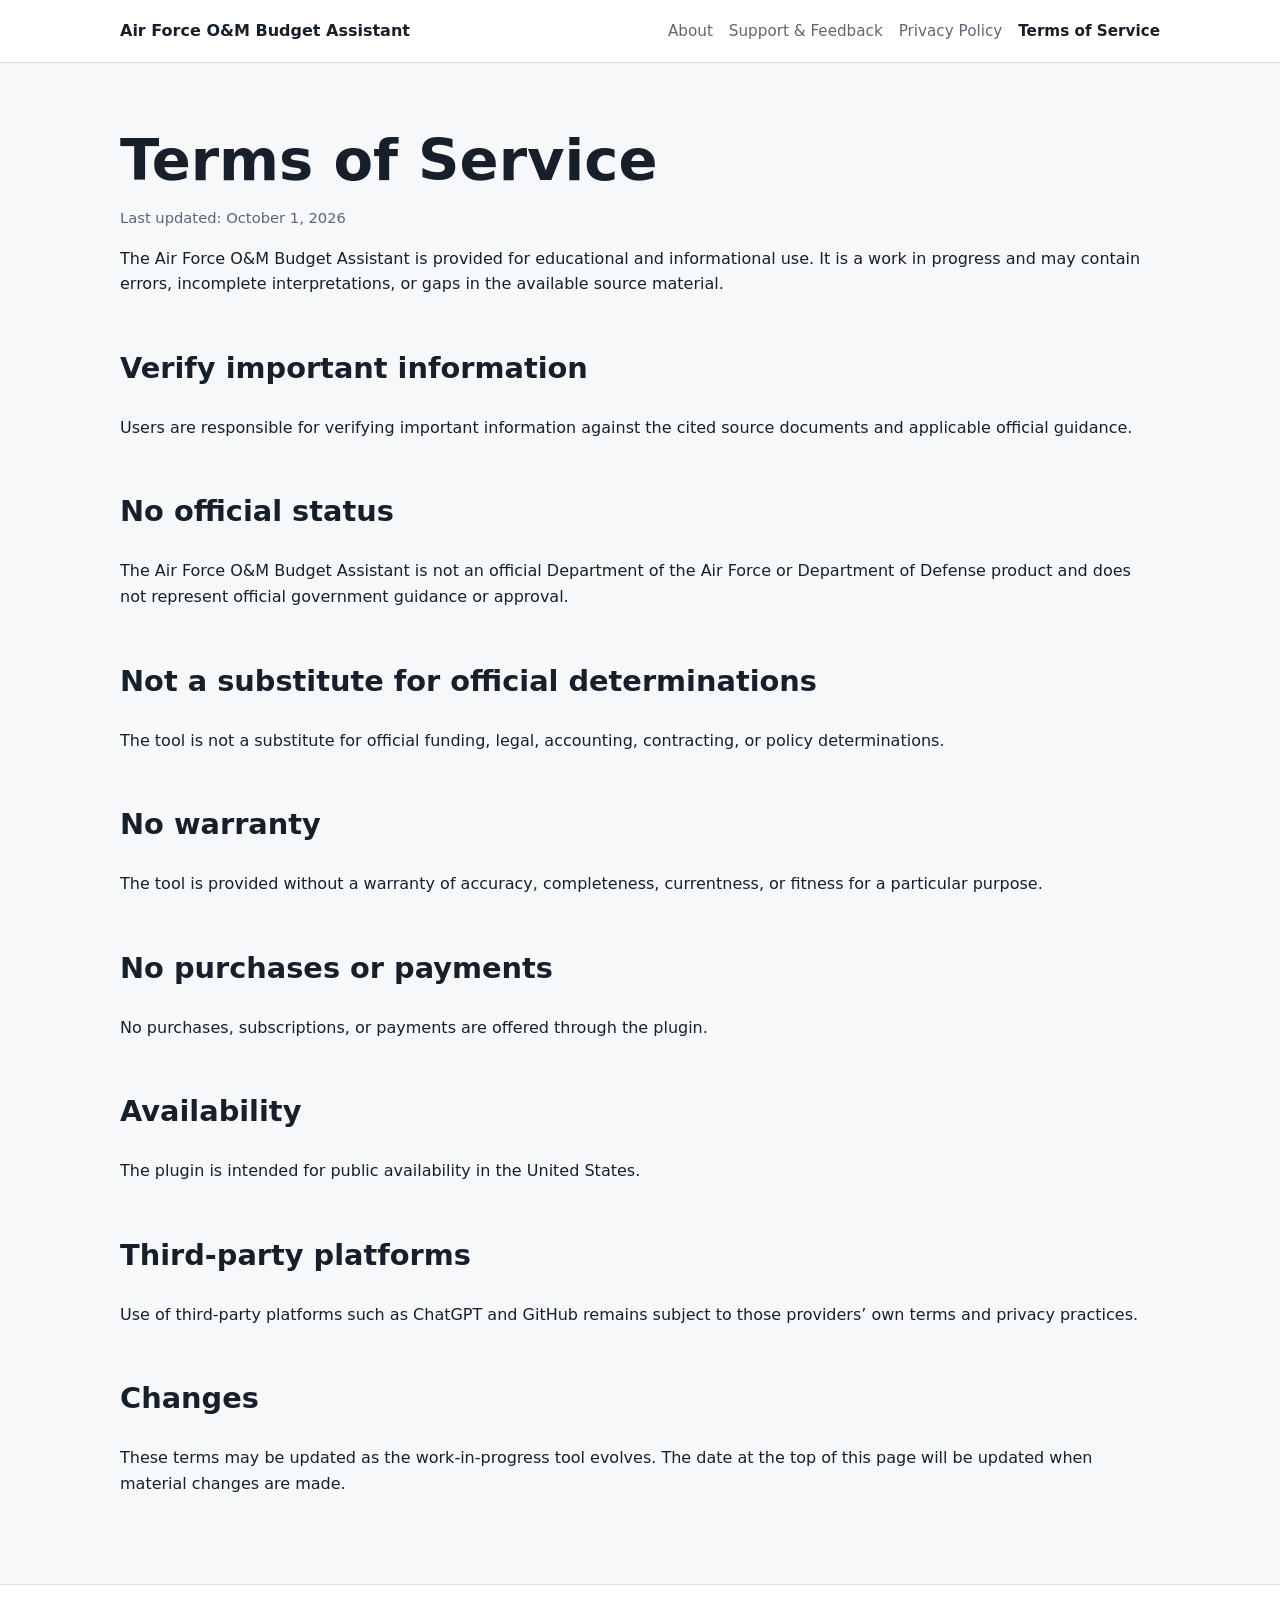
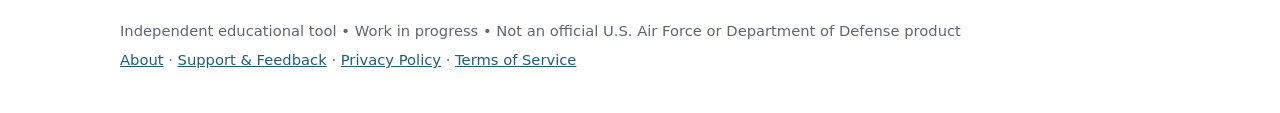
<file: terms.html>
<!doctype html>
<html lang="en">
<head>
  <meta charset="utf-8">
  <meta name="viewport" content="width=device-width, initial-scale=1">
  <title>Terms of Service | Air Force O&M Budget Assistant</title>
  <meta name="description" content="Terms of Service for the Air Force O&M Budget Assistant ChatGPT plugin.">
  <link rel="stylesheet" href="styles.css">
</head>
<body>

<header class="site-header">
  <div class="wrap">
    <a class="brand" href="index.html">Air Force O&amp;M Budget Assistant</a>
    <nav>
      <a href="index.html">About</a>
      <a href="support.html">Support &amp; Feedback</a>
      <a href="privacy.html">Privacy Policy</a>
      <a href="terms.html" aria-current="page">Terms of Service</a>
    </nav>
  </div>
</header>

<main class="wrap">
  <h1>Terms of Service</h1>
  <p class="small">Last updated: October 1, 2026</p>

  <p>The Air Force O&amp;M Budget Assistant is provided for educational and informational use. It is a work in progress and may contain errors, incomplete interpretations, or gaps in the available source material.</p>

  <h2>Verify important information</h2>
  <p>Users are responsible for verifying important information against the cited source documents and applicable official guidance.</p>

  <h2>No official status</h2>
  <p>The Air Force O&amp;M Budget Assistant is not an official Department of the Air Force or Department of Defense product and does not represent official government guidance or approval.</p>

  <h2>Not a substitute for official determinations</h2>
  <p>The tool is not a substitute for official funding, legal, accounting, contracting, or policy determinations.</p>

  <h2>No warranty</h2>
  <p>The tool is provided without a warranty of accuracy, completeness, currentness, or fitness for a particular purpose.</p>

  <h2>No purchases or payments</h2>
  <p>No purchases, subscriptions, or payments are offered through the plugin.</p>

  <h2>Availability</h2>
  <p>The plugin is intended for public availability in the United States.</p>

  <h2>Third-party platforms</h2>
  <p>Use of third-party platforms such as ChatGPT and GitHub remains subject to those providers’ own terms and privacy practices.</p>

  <h2>Changes</h2>
  <p>These terms may be updated as the work-in-progress tool evolves. The date at the top of this page will be updated when material changes are made.</p>
</main>

<footer>
  <div class="wrap">
    <p>Independent educational tool • Work in progress • Not an official U.S. Air Force or Department of Defense product</p>
    <p><a href="index.html">About</a> · <a href="support.html">Support &amp; Feedback</a> · <a href="privacy.html">Privacy Policy</a> · <a href="terms.html">Terms of Service</a></p>
  </div>
</footer>

</body>
</html>
</file>
<file: styles.css>
:root{
  --bg:#f7f8fa;
  --panel:#ffffff;
  --text:#17202a;
  --muted:#5d6773;
  --line:#d9dee5;
  --accent:#1f5f7a;
  --accent-dark:#16465a;
  --notice:#eef6f9;
}
*{box-sizing:border-box}
html{scroll-behavior:smooth}
body{
  margin:0;
  font-family:system-ui,-apple-system,BlinkMacSystemFont,"Segoe UI",sans-serif;
  background:var(--bg);
  color:var(--text);
  line-height:1.6;
}
a{color:var(--accent)}
a:hover{color:var(--accent-dark)}
.wrap{width:min(1040px,calc(100% - 32px));margin:0 auto}
.site-header{
  background:#fff;
  border-bottom:1px solid var(--line);
  position:sticky;
  top:0;
  z-index:10;
}
.site-header .wrap{
  display:flex;
  gap:24px;
  align-items:center;
  justify-content:space-between;
  padding:18px 0;
}
.brand{
  font-weight:750;
  text-decoration:none;
  color:var(--text);
}
nav{display:flex;gap:16px;flex-wrap:wrap}
nav a{text-decoration:none;color:var(--muted);font-size:.95rem}
nav a[aria-current="page"]{color:var(--text);font-weight:700}
main{padding:54px 0 72px}
.hero{padding:10px 0 28px}
.eyebrow{
  text-transform:uppercase;
  letter-spacing:.08em;
  font-size:.78rem;
  color:var(--accent);
  font-weight:750;
}
h1{font-size:clamp(2.1rem,5vw,3.6rem);line-height:1.05;margin:.25em 0}
h2{margin-top:48px;font-size:1.8rem}
h3{margin:.35rem 0 .7rem}
.lede{font-size:1.18rem;max-width:780px;color:var(--muted)}
.notice{
  margin-top:28px;
  padding:18px 20px;
  background:var(--notice);
  border-left:4px solid var(--accent);
}
.framework-grid{
  display:grid;
  grid-template-columns:repeat(2,minmax(0,1fr));
  gap:18px;
  margin-top:24px;
}
.card{
  background:var(--panel);
  border:1px solid var(--line);
  border-radius:12px;
  padding:22px;
}
.num{
  font-family:ui-monospace,SFMono-Regular,Menlo,Consolas,monospace;
  color:var(--muted);
  font-size:.85rem;
}
.source-note{
  background:#fff;
  border:1px solid var(--line);
  border-radius:12px;
  padding:0 24px 22px;
  margin-top:34px;
}
.button{
  display:inline-block;
  padding:11px 16px;
  border-radius:8px;
  background:var(--accent);
  color:#fff;
  text-decoration:none;
  font-weight:700;
}
.button:hover{background:var(--accent-dark);color:#fff}
.small{font-size:.92rem;color:var(--muted)}
footer{
  background:#fff;
  border-top:1px solid var(--line);
  padding:28px 0 36px;
  color:var(--muted);
  font-size:.92rem;
}
footer p{margin:.35rem 0}
@media(max-width:720px){
  .site-header .wrap{align-items:flex-start;flex-direction:column;gap:10px}
  nav{gap:10px 14px}
  .framework-grid{grid-template-columns:1fr}
  main{padding-top:34px}
}
</file>
<file: dashboard/style.css>
:root{--navy:#102d43;--ink:#183346;--muted:#5d7081;--blue:#2878ab;--teal:#187c77;--amber:#ad711d;--purple:#7965a8;--red:#b25961;--line:#dce5ec;--bg:#eef3f7}*{box-sizing:border-box}body{margin:0;color:var(--ink);background:var(--bg);font:16px/1.5 system-ui,-apple-system,BlinkMacSystemFont,"Segoe UI",sans-serif}button,input,select{font:inherit}button,select,summary{cursor:pointer}button{transition:background .15s}button:focus-visible,select:focus-visible,input:focus-visible,summary:focus-visible,a:focus-visible{outline:3px solid #dfad4c;outline-offset:3px}header{background:var(--navy);color:white;display:flex;justify-content:space-between;align-items:center;padding:20px 3.5%;gap:20px}.brand{display:flex;align-items:center;gap:14px}.mark{height:43px;width:43px;border:1px solid #92aab9;display:grid;place-items:center;font-size:18px;letter-spacing:2px}.brand strong{font-size:19px;letter-spacing:.3px}.brand small{display:block;color:#b8cbd8;font-size:12px;letter-spacing:.6px}.header-right{display:flex;align-items:center;gap:20px}.prototype{font-size:12px;color:#e7c884;border:1px solid #667075;border-radius:20px;padding:5px 12px}.quiet{border:1px solid var(--line);color:var(--ink);border-radius:6px;background:white;padding:7px 12px;font-size:14px}header .quiet{color:#dae5ec;background:transparent;border-color:#547085}main{max-width:1540px;margin:auto;padding:28px 3.5% 12px}.pageheading{display:flex;justify-content:space-between;align-items:center;margin-bottom:24px}h1{font-size:32px;letter-spacing:-1px;line-height:1.2;margin:7px 0}h2{font-size:20px;line-height:1.3;margin:0 0 8px;letter-spacing:-.3px}p{margin:8px 0 14px}.eyebrow{font-size:11px;font-weight:750;letter-spacing:1.8px;color:var(--muted);margin:0 0 6px}.subtle{font-size:14px;color:var(--muted);margin:5px 0}.scope-note{font-size:13px;text-align:right;color:var(--muted)}.scope-note span{font-size:12px}nav{display:flex;border-bottom:1px solid #c9d6e0;margin-bottom:20px;gap:12px}nav button{border:0;border-bottom:3px solid transparent;padding:15px 18px;background:transparent;color:var(--muted);font-size:15px;font-weight:600}nav button span{color:#8295a4;font-size:12px;margin-right:9px}nav button.active{color:var(--navy);border-color:var(--blue);background:#e3edf4}nav button.active span{color:var(--blue)}.filters{display:flex;gap:20px;align-items:flex-end;background:white;padding:18px 22px;border:1px solid var(--line);border-radius:8px;margin-bottom:22px}.filters label{font-size:12px;font-weight:650;color:var(--muted);display:block}.filters select{display:block;min-width:130px;margin-top:6px;color:var(--ink);border:1px solid #c9d7e1;background:#fafcfe;padding:9px 32px 9px 10px;border-radius:5px;font-size:14px;max-width:100%}#entity{min-width:285px}#year-controls{display:flex;gap:14px;align-items:flex-end;flex:1;flex-wrap:wrap}.yearchecks{display:flex;gap:7px;flex-wrap:wrap}.yearchecks label{display:flex;gap:5px;align-items:center;padding:8px;background:#f0f5f8;border-radius:4px;font-size:14px;color:var(--ink)}.yearchecks input{accent-color:var(--blue)}.work-grid{display:grid;grid-template-columns:minmax(0,1fr) 330px;gap:22px;align-items:start}.main-panel{display:grid;gap:22px}.card{background:white;border:1px solid var(--line);border-radius:9px;box-shadow:0 2px 4px #14354904;padding:24px;min-width:0}.section-top{display:flex;justify-content:space-between;align-items:flex-start;gap:14px}.unit-tag{background:#edf3f7;color:var(--muted);font-size:12px;padding:4px 9px;border-radius:4px;white-space:nowrap}.stats{display:grid;grid-template-columns:repeat(3,1fr);margin:22px 0;border-top:1px solid var(--line);border-bottom:1px solid var(--line)}.stat{padding:16px 12px 16px 0}.stat+.stat{padding-left:20px;border-left:1px solid var(--line)}.stat small{display:block;font-size:12px;color:var(--muted)}.stat strong{display:block;font-size:25px;font-weight:650;font-variant-numeric:tabular-nums;letter-spacing:-.6px}.legend{display:flex;gap:15px;flex-wrap:wrap;font-size:12px;color:var(--muted);margin-bottom:16px}.legend span{display:flex;align-items:center;gap:5px}.swatch{width:9px;height:9px;border-radius:2px}.chart{min-height:275px;overflow-x:auto}.chart svg{width:100%;min-width:650px;display:block}.chart rect{cursor:pointer}.chart rect:hover{filter:brightness(1.12);stroke:#132d40;stroke-width:2}.chart text{font-family:inherit}.selection{font-size:13px;color:var(--muted);background:#f4f7fa;padding:9px 12px;border-radius:4px;margin:10px 0 0;min-height:38px}.table-wrap{overflow-x:auto}table{width:100%;border-collapse:collapse;font-size:14px}th{color:var(--muted);font-size:12px;text-align:left;font-weight:600;background:#f5f8fa}th,td{padding:11px 12px;border-bottom:1px solid #e8eef2}td:not(:first-child),th:not(:first-child){text-align:right;font-variant-numeric:tabular-nums}td:first-child{border-left:3px solid transparent}.total td{font-weight:700;background:#f0f6fa}.footnote{font-size:12px;color:var(--muted);margin:14px 0 0}.narrative-card p{font-size:15px}.driver{border-left:3px solid var(--teal);padding:0 0 0 14px;margin:20px 0}.driver.negative{border-color:var(--red)}.driver strong{font-size:14px}.driver .amount{float:right;font-variant-numeric:tabular-nums;font-size:14px}.driver p{font-size:14px;color:var(--muted)}details{border-top:1px solid var(--line);padding-top:16px;margin-top:20px}summary{font-size:14px;font-weight:650}#references{font-size:13px;color:var(--muted);margin-top:12px}a{color:#19689a}.chat-card{position:sticky;top:20px;padding:22px}.chat-heading{display:flex;gap:12px}.chat-heading h2{font-size:17px}.chat-icon{display:grid;place-items:center;width:32px;height:32px;border-radius:50%;background:#e4eef5;color:var(--blue);font-size:18px;font-weight:700;flex-shrink:0}.demo-badge{font-size:11px;color:var(--amber)}.chat-intro{font-size:13px;color:var(--muted);margin:18px 0}.context{background:#edf4f8;border-radius:5px;padding:10px 12px;font-size:12px;color:#46677c}.message{padding:13px;margin:15px 0;border-radius:6px;background:#f2f5f7;font-size:14px;white-space:pre-line}.message.user{background:#e6eff6;margin-left:22px}.message .who{display:block;font-size:10px;letter-spacing:1px;font-weight:700;color:var(--muted);margin-bottom:5px}.suggestions{display:grid;gap:8px;margin:18px 0}.suggestions button{font-size:13px;text-align:left;border:1px solid #ccdae4;color:#34617e;border-radius:5px;padding:9px 11px;background:white}.suggestions button:hover,.quiet:hover{background:#e9f2f8}.input-row{display:flex;gap:7px}.input-row input{width:100%;min-width:0;border:1px solid #c9d7e1;border-radius:5px;padding:10px;font-size:13px}.input-row button{background:var(--navy);border:0;color:white;border-radius:5px;padding:10px;font-size:13px}.notice{background:#fff7e7;border:1px solid #ebd6aa;border-left:3px solid #c28a2c;font-size:14px;padding:13px 18px;margin-bottom:22px;border-radius:5px}.empty{display:grid;place-items:center;padding:70px 20px;text-align:center;color:var(--muted)}footer{font-size:12px;color:#748795;padding:26px 0}dialog{border:1px solid var(--line);border-radius:10px;max-width:620px;padding:30px;color:var(--ink)}dialog::backdrop{background:#0b243a99}dialog button{float:right}dialog h2{margin-top:12px}.sr-only{position:absolute;width:1px;height:1px;overflow:hidden;clip:rect(0,0,0,0)}@media(max-width:1100px){.work-grid{grid-template-columns:minmax(0,1fr) 290px}.filters{flex-wrap:wrap}.filters #year-controls{flex:1}#entity{min-width:240px}.card{padding:19px}nav{gap:0}nav button{padding:12px;font-size:14px}}@media(max-width:850px){.work-grid{grid-template-columns:1fr}.chat-card{position:static}.scope-note{display:none}nav{overflow-x:auto}nav button{min-width:190px}.filters{gap:14px}#year-controls{min-width:220px}main{padding:22px 4%}.pageheading{margin-bottom:18px}h1{font-size:28px}.header-right .quiet{display:none}.brand small{font-size:10px}.prototype{font-size:10px;padding:4px 8px}.brand strong{font-size:17px}.mark{width:35px;height:35px}.filters>label:first-child{width:100%}#entity{width:100%}.stat strong{font-size:21px}.stats{margin:18px 0}.stat+.stat{padding-left:12px}.card{padding:18px}.section-top h2{font-size:18px}.filters{padding:16px}.chart svg{min-width:650px}.header-right{gap:0}}

.chart-actions{display:flex;gap:8px;align-items:center;flex-wrap:wrap;justify-content:flex-end}.info-button{width:30px;height:30px;border:1px solid #aec3d2;border-radius:50%;background:#edf4f8;color:#234a66;font-family:Georgia,serif;font-weight:bold;font-size:18px;flex-shrink:0}.info-button:hover{background:#d7e8f3}.category-list dt{font-weight:700;margin-top:18px}.category-list dd{margin:5px 0 0;color:var(--muted);font-size:15px}.suggestions button:disabled{opacity:.5;cursor:default}.suggestions button:not(:disabled){background:var(--navy);color:white}.chat-card .message{margin-bottom:0}.chart-actions .quiet{font-size:12px;padding:4px 8px}#categories{max-height:85vh;overflow:auto}
.work-grid{grid-template-columns:minmax(0,1fr)}.chart svg{max-height:380px}.selected-bar{stroke:#102d43;stroke-width:3;filter:brightness(1.1)}#show-overview{white-space:nowrap}.narrative-card{scroll-margin-top:24px}

.component-list{padding-left:22px;line-height:1.7}.component-list li{margin:8px 0;font-size:15px}.component-list strong{font-variant-numeric:tabular-nums}
.insights-panel{margin-bottom:22px;border-top:3px solid #234a66}.insights-panel .section-top>.subtle{font-size:14px}#insights{display:grid;grid-template-columns:repeat(auto-fit,minmax(240px,1fr));gap:12px;margin-top:18px}.insight{display:flex;flex-direction:column;gap:9px;text-align:left;padding:16px;border:1px solid #cedce6;border-radius:7px;background:#f7fafc;color:#263e50;font-family:inherit;font-size:14px;line-height:1.5;cursor:pointer}.insight:hover,.insight:focus-visible{background:#eaf3f8;border-color:#397a9e}.insight strong{font-size:16px}.insight-kind{text-transform:uppercase;letter-spacing:.08em;font-size:12px;color:#4c6b7f;font-weight:700}.insight small{margin-top:auto;color:#536e80;font-size:12px;overflow-wrap:anywhere}.source-catalog{margin-top:24px}.source-catalog p{font-size:14px}#source-list{display:grid;grid-template-columns:repeat(auto-fit,minmax(230px,1fr));gap:12px;font-size:14px}#source-list a{overflow-wrap:anywhere}.filters{flex-wrap:wrap}#entity{max-width:100%}#info{max-height:85vh;overflow:auto}button:focus-visible,select:focus-visible{outline:3px solid #bb852f;outline-offset:3px}@media(max-width:650px){#insights{grid-template-columns:1fr}.insights-panel .section-top{display:block}.filters select{max-width:100%}}

#movers-list{display:grid;gap:8px;margin-top:12px}.mover{display:flex;justify-content:space-between;gap:16px;text-align:left;padding:12px;background:#f4f8fa}.mover span{white-space:nowrap}@media(max-width:650px){.mover{flex-direction:column}}
/* Annual-scope working layout: funding graph, explanation, then analyst findings. */
header{padding:8px 2.5%;min-height:50px}.mark{width:32px;height:32px;font-size:15px}.brand strong{font-size:17px}.brand small{font-size:12px}main{max-width:1600px;padding:10px 2.5% 12px}.pageheading{margin:0;height:0;overflow:hidden}.pageheading h1{font-size:20px}nav{margin-bottom:8px;gap:8px}nav button{padding:9px 14px;font-size:14px}.filters{padding:8px 12px;gap:12px;margin-bottom:4px;flex-wrap:nowrap}.filters select{padding:6px 24px 6px 8px;margin-top:3px;min-width:115px}.budget-drill{display:flex;gap:10px;min-width:0;flex:1.6}.budget-drill>label{min-width:0;flex:1}.budget-drill select{width:100%;min-width:0}#entity{min-width:0}#ba{max-width:300px}#year-controls{flex:1}.yearchecks{gap:3px}.yearchecks label{padding:4px;font-size:13px}.scope-path{display:flex;align-items:center;gap:7px;min-height:32px;flex-wrap:wrap;font-size:13px;color:var(--muted)}.scope-path button{border:0;background:transparent;color:#19689a;text-decoration:underline;padding:3px 0;font-size:13px}.scope-path [aria-current="location"]{font-weight:650;color:var(--ink)}.annual-scope{margin-left:auto;font-size:12px;white-space:nowrap}.notice{padding:7px 12px;margin:0 0 6px;font-size:13px;max-height:60px;overflow:auto}.work-grid{display:block}.main-panel{display:grid;height:calc(100dvh - 208px);min-height:440px;grid-template-rows:minmax(260px,2.5fr) minmax(94px,.7fr) minmax(74px,.5fr);gap:8px}.main-panel>.card{padding:10px 14px;min-height:0;margin:0}.chart-card{display:flex;flex-direction:column}.section-top h2{font-size:17px;margin-bottom:3px}.chart-card .eyebrow{font-size:11px;margin-bottom:2px}.chart-card .subtle{font-size:12px;margin:2px 0}.stats{display:flex;justify-content:space-between;margin:4px 0;border:0;gap:10px}.stat,.stat+.stat{display:flex;gap:7px;align-items:baseline;padding:0;border:0}.stat small{font-size:12px}.stat strong{font-size:16px;letter-spacing:0}.legend{margin-bottom:2px;gap:12px}.chart{min-height:0;flex:1;overflow:auto}.chart svg{width:100%;height:100%;min-width:650px;max-height:none}.selection{padding:3px 8px;margin:3px 0 0;min-height:0;font-size:12px}.narrative-card,.insights-panel{display:flex;flex-direction:column;overflow:hidden}.fixed-heading{flex-shrink:0}.narrative-scroll,.attention-scroll{overflow:auto;min-height:0;flex:1;overscroll-behavior:contain;scrollbar-gutter:stable}.narrative-scroll h3{font-size:15px;margin:3px 0 6px}.narrative-scroll p{font-size:14px;margin:5px 0 9px}.narrative-scroll details{margin-top:9px;padding-top:8px}.narrative-scroll .driver{margin:12px 0}.insights-panel .eyebrow{display:none}.insights-panel .section-top>.subtle{font-size:12px}.insights-panel .section-top h2{font-size:17px}.insights-panel #insights{margin-top:7px;gap:8px;grid-template-columns:repeat(auto-fit,minmax(260px,1fr))}.insight{padding:10px;font-size:13px;gap:5px}.insight strong{font-size:14px}.insights-panel details{margin-top:10px;padding-top:8px}.source-catalog{margin-top:12px;padding:12px}footer{padding:12px 0}.main-panel:has(.notice:not([hidden])){height:calc(100dvh - 250px)}main:has(>.notice:not([hidden])) .main-panel{height:calc(100dvh - 254px)}[hidden]{display:none!important}
@media(max-width:1000px){.filters{flex-wrap:wrap}.budget-drill{flex-basis:100%}#ba{max-width:none}.main-panel{height:calc(100dvh - 262px)}.brand small{font-size:11px}.stat small{font-size:11px}.annual-scope{margin-left:0}.insights-panel .section-top>.subtle{display:none}}
@media(max-width:650px){main{padding:8px 3%}.main-panel{height:auto;min-height:0;grid-template-rows:340px 165px 220px}.budget-drill{flex-direction:column;gap:6px}.filters{gap:8px}.scope-path{padding:4px 0;gap:5px}.annual-scope{width:100%}.header-right .prototype{display:none}.brand small{max-width:235px;white-space:normal}.stats{flex-wrap:wrap;gap:4px}.stat strong{font-size:15px}.main-panel>.card{padding:10px}.chart svg{min-width:700px}.source-catalog{margin-top:10px}.scope-path>span[aria-current]{font-size:12px}main:has(>.notice:not([hidden])) .main-panel{height:auto}}

.about-documents{margin:18px 0}.about-documents dt{font-weight:700;margin:14px 0 4px}.about-documents dd{margin:0;color:var(--muted);font-size:15px}.rate-wrapper{position:relative}.rate-info{border:0;border-bottom:1px dotted #5d7081;background:transparent;padding:0;color:inherit;cursor:help;font:inherit}.rate-tooltip{display:none;position:absolute;right:0;top:calc(100% + 8px);z-index:50;width:330px;max-width:80vw;padding:14px 16px;background:#102d43;color:white;border-radius:7px;box-shadow:0 6px 22px #102d4333;font-size:13px;line-height:1.5;font-weight:400}.rate-tooltip strong{font-size:14px;display:block;margin-bottom:6px;color:white;letter-spacing:0}.rate-wrapper:hover .rate-tooltip,.rate-wrapper:focus-within .rate-tooltip{display:block}

/* Give the explanations room to read; the page can scroll naturally. */
.main-panel,main:has(>.notice:not([hidden])) .main-panel{height:auto;min-height:0;grid-template-rows:auto auto auto;gap:16px}
.main-panel>.chart-card{height:390px;min-height:390px}
.main-panel>.narrative-card,.main-panel>.insights-panel{height:auto;min-height:0;padding:16px 18px}
.narrative-scroll{flex:none;max-height:360px;overflow:auto;padding-top:6px}
.attention-scroll{flex:none;max-height:440px;overflow:auto;padding-top:6px}
.narrative-scroll p,.narrative-scroll .driver p{font-size:15px;line-height:1.6}
.insights-panel #insights{grid-template-columns:repeat(auto-fit,minmax(290px,1fr));gap:12px}
.insight{padding:14px;font-size:14px;line-height:1.55}.insight strong{font-size:15px}
.filters.trend-filters{display:grid;grid-template-columns:minmax(0,1fr) auto;gap:14px 20px;align-items:end}
.trend-filters .budget-drill{grid-column:1;grid-row:1}.trend-filters>label{grid-column:2;grid-row:1}
.trend-filters #year-controls{grid-column:1/-1;grid-row:2;display:grid;grid-template-columns:minmax(220px,290px) minmax(0,1fr);gap:20px;align-items:end;border-top:1px solid var(--line);padding-top:12px}
.measure-filter select{width:100%}.fiscal-years{border:0;margin:0;padding:0;min-width:0}.fiscal-years legend{padding:0;margin-bottom:5px;font-size:12px;font-weight:650;color:var(--muted)}.fiscal-years .yearchecks{gap:8px}.fiscal-years .yearchecks label{padding:6px 9px;font-size:14px}.fiscal-years input{width:15px;height:15px}
#comparison-guide{max-height:85vh;overflow:auto}#comparison-guide p{font-size:15px;line-height:1.6}
@media(max-width:650px){.main-panel>.chart-card{height:380px;min-height:380px}.narrative-scroll{max-height:360px}.attention-scroll{max-height:500px}.filters.trend-filters{grid-template-columns:minmax(0,1fr)}.trend-filters .budget-drill{grid-column:1;grid-row:1}.trend-filters>label{grid-column:1;grid-row:3}.trend-filters #year-controls{grid-column:1;grid-row:2;grid-template-columns:1fr;gap:12px}.insights-panel #insights{grid-template-columns:1fr}}
/* The graph selects; the report documents; analyst notes interpret. */
.main-panel{gap:20px}.main-panel>.chart-card{height:430px;min-height:430px;padding:18px 22px}
.stats{display:grid;grid-template-columns:repeat(3,minmax(0,1fr));gap:0;margin:15px 0 10px;padding:10px 0;border-top:1px solid var(--line);border-bottom:1px solid var(--line)}
.stat,.stat+.stat{display:flex;flex-direction:column;align-items:center;justify-content:center;gap:3px;text-align:center;padding:0 12px}.stat+.stat{border-left:1px solid var(--line)}.stat small{font-size:12px}.stat strong{font-size:21px}
.chart-navigation{display:flex;align-items:center;justify-content:space-between;gap:12px;min-height:34px;color:var(--muted);font-size:13px;margin-top:8px}.chart-navigation .quiet{font-weight:650;white-space:nowrap}
.main-panel>.narrative-card,.main-panel>.insights-panel{padding:22px 24px}.narrative-card{border-top:3px solid #234a66}.insights-panel{background:#f7fafc;border-top:3px solid #92a9ba}
.section-description{font-size:14px;color:var(--muted);margin:5px 0 0}.narrative-card .eyebrow,.insights-panel .eyebrow{display:block;font-size:10px;letter-spacing:.13em;margin-bottom:5px}.section-top h2,.insights-panel .section-top h2{font-size:21px}
.narrative-scroll{max-height:520px;padding-top:16px;padding-right:14px;scrollbar-width:auto}.narrative-scroll h3{font-size:19px;margin:0 0 16px}.narrative-scroll h4{font-size:16px;margin:24px 0 10px}.narrative-scroll p{max-width:105ch;margin:8px 0 14px;line-height:1.65}.narrative-scroll h5{font-size:15px;margin:0 0 8px;display:flex;justify-content:space-between;gap:16px}.narrative-scroll h5 span{white-space:nowrap;color:#234a66}
.reported-driver{padding:18px 0;border-bottom:1px solid var(--line)}.report-group{border-top:1px solid var(--line);padding:14px 0!important;margin:0!important}.report-group summary{font-size:15px;line-height:1.6;cursor:pointer}.report-group summary span{font-weight:400;font-size:12px;color:var(--muted);margin-left:10px}.report-source,.narrative-scroll .report-source{font-size:12px;margin-top:8px}.source-prose{max-width:110ch}.component-list{padding:0;list-style:none}.component-list li{display:flex;gap:18px;align-items:baseline;border-bottom:1px solid var(--line);padding:12px 0}.component-list li strong{min-width:110px;white-space:nowrap}.report-sections{margin-top:24px}
.attention-scroll{max-height:460px}.insights-panel #insights{grid-template-columns:repeat(auto-fit,minmax(320px,1fr));margin-top:12px}.insight{display:block;background:white;border:1px solid var(--line);box-shadow:none;cursor:default;padding:20px;text-align:left}.insight h3{font-size:16px;margin:8px 0}.insight p{font-size:14px;line-height:1.65;margin:8px 0}.no-findings{font-size:14px;color:var(--muted);margin:8px 0}.insights-panel .section-top{align-items:center}
@media(max-width:650px){.main-panel>.chart-card{height:420px;padding:14px}.main-panel>.narrative-card,.main-panel>.insights-panel{padding:18px 16px}.narrative-scroll{max-height:520px}.stat strong{font-size:18px}.stat small{font-size:11px}.stat,.stat+.stat{padding:0 6px}.insights-panel #insights{grid-template-columns:1fr}.chart-navigation{font-size:12px}.narrative-scroll h5{display:block}.narrative-scroll h5 span{display:block;margin-top:4px}.component-list li{gap:10px}.component-list li strong{min-width:85px}.rate-tooltip{right:-20px}}
/* Guided entry shares the dashboard's typography, navy, and source-first language. */
.guided-start{max-width:980px;margin:0 auto;padding:42px 24px 60px}.guide-intro{position:relative;margin-bottom:26px;padding-right:180px}.guide-intro h1{font-size:32px;letter-spacing:-.6px;margin:8px 0}.guide-intro>p:not(.eyebrow){font-size:17px;color:var(--muted);margin:8px 0}.guide-direct{position:absolute;right:0;top:25px;background:#234a66;color:white;padding:12px 18px;border-radius:6px;text-decoration:none;font-size:15px}.guide-conversation{background:white;border:1px solid var(--line);border-radius:10px;padding:28px;box-shadow:0 10px 30px #16354b08}.guide-reply{font-size:16px;line-height:1.65}.guide-reply>p{margin:8px 0 16px}.guide-speaker{display:block;font-size:13px;font-weight:700;letter-spacing:.04em;color:#234a66}.guide-disclosure{font-size:13px;color:var(--muted)}#guide-controls{border:0;padding:0;margin:20px 0}.guide-toolbar{display:flex;align-items:center;gap:20px;margin-bottom:15px}.guide-toolbar label{font-size:14px;font-weight:650;white-space:nowrap}.guide-toolbar select{padding:8px;margin-left:8px;border:1px solid var(--line);border-radius:5px;background:white;color:var(--ink);font:inherit}.guide-toolbar>span{font-size:13px;color:var(--muted)}.guide-options{display:flex;gap:9px;flex-wrap:wrap}.guide-options button,.guide-follow{padding:10px 14px;border:1px solid #b6cad7;border-radius:6px;background:#f4f8fb;color:#234a66;font-size:14px;text-align:left;cursor:pointer}.guide-options button:hover,.guide-follow:hover{background:#e4eef5;border-color:#234a66}.guide-turn{margin-top:28px;scroll-margin-top:20px}.guide-user{background:#eaf2f7;border-radius:10px 10px 0 10px;margin:0 0 24px 15%;padding:14px 18px}.guide-user span{font-size:12px;font-weight:700;color:var(--muted)}.guide-user p{font-size:15px;margin:4px 0}.guide-result{border:1px solid var(--line);border-left:3px solid #234a66;border-radius:5px;padding:18px;margin:14px 0;background:#fff}.guide-result h3{font-size:17px;margin:0 0 8px}.guide-result p{font-size:15px;line-height:1.6;margin:8px 0 14px}.guide-result-actions{display:flex;flex-wrap:wrap;align-items:center;gap:12px}.guide-detail{font-size:14px;font-weight:650;color:#1b618e;text-underline-offset:3px}.guide-source{font-size:12px;color:var(--muted)}.guide-follow{font-size:13px;padding:6px 10px}.guide-area-list{display:grid;gap:10px;margin-top:20px}.guide-bottom{display:flex;justify-content:space-between;gap:16px;align-items:center;margin-top:26px;padding-top:18px;border-top:1px solid var(--line)}.guide-bottom span{font-size:12px;color:var(--muted)}#back-to-guide{text-decoration:none;font-size:14px}.sr-only{position:absolute;width:1px;height:1px;overflow:hidden;clip-path:inset(50%)}.guide-options button:focus-visible,.guide-detail:focus-visible,.guide-direct:focus-visible{outline:3px solid #287cad;outline-offset:3px}
@media(max-width:650px){.guided-start{padding:25px 14px}.guide-intro{padding-right:0}.guide-intro h1{font-size:27px}.guide-direct{position:static;display:inline-block;margin-top:10px}.guide-conversation{padding:18px}.guide-toolbar{align-items:flex-start;flex-direction:column;gap:8px}.guide-user{margin-left:8%}.guide-bottom{align-items:flex-start;flex-direction:column}.guide-options button{width:100%}.guide-result{padding:14px}.header-right{gap:5px}#back-to-guide{font-size:12px}}
/* Four stable tabs, concise summaries, detail on demand. */
.primary-tabs{max-width:1400px;margin:12px auto 0;padding:0 3%;display:flex;gap:4px;overflow-x:auto}.primary-tabs button{white-space:nowrap}.guided-start{padding-top:24px;max-width:1100px}.guide-intro{padding:0;margin-bottom:18px}.guide-intro h1{font-size:26px}.view-guide{display:grid;grid-template-columns:repeat(3,minmax(0,1fr));gap:14px;margin-bottom:24px}.view-guide a{display:block;padding:17px;border:1px solid var(--line);border-radius:7px;background:white;text-decoration:none;color:var(--ink)}.view-guide strong{display:block;font-size:15px;margin-bottom:8px}.view-guide span{display:block;font-size:14px;line-height:1.5;color:var(--muted)}.guide-conversation{padding:22px}.guide-reply h2{font-size:20px;margin:0 0 8px}.guide-terms dt{font-weight:650;font-size:15px;margin-top:12px}.guide-terms dd{font-size:15px;margin:4px 0 14px}.level-links{padding:0;list-style:none;display:grid;gap:9px;font-size:14px}.level-links a{color:#1b618e;text-underline-offset:3px}.narrative-scroll h4{margin-top:16px}.narrative-scroll p{margin:6px 0 12px}.narrative-scroll{max-height:440px}.report-group .report-group{margin-left:12px!important}.section-top h2,.insights-panel .section-top h2{font-size:20px}.insight-kind{display:none}.insights-panel #insights{gap:10px}.insight{padding:16px}.insight h3{margin-top:0}#trend-guide{max-height:85vh;overflow:auto}#trend-guide p,#trend-guide dd{font-size:15px;line-height:1.6}@media(max-width:650px){.view-guide{grid-template-columns:1fr;gap:8px}.view-guide a{padding:12px}.primary-tabs{padding:0 14px}.primary-tabs button{font-size:13px;padding:10px}.guided-start{padding-top:18px}}
.related-differences{grid-column:1/-1;padding:16px;border:1px solid var(--line);border-radius:6px;background:white}.related-differences h3{font-size:16px;margin:0 0 14px}.difference-pair{display:grid;grid-template-columns:1fr 1fr;gap:20px}.difference-pair>div{padding:10px 14px;background:#f3f7fa;border-radius:5px}.difference-pair a{font-size:14px;color:#1b618e}.difference-pair strong{display:block;font-size:23px;color:#234a66;margin:10px 0}.related-differences .footnote{margin:12px 0 0}@media(max-width:650px){.difference-pair{grid-template-columns:1fr}}
/* Orientation before examples: short introductions with expandable reference. */
.guide-orientation{background:white;border:1px solid var(--line);border-radius:8px;padding:24px;margin:0 0 20px}.guide-orientation h2{font-size:21px;margin:0 0 12px}.guide-orientation p{font-size:16px;line-height:1.6;max-width:95ch;margin:10px 0}.intro-detail{border-top:1px solid var(--line);padding:14px 0;margin-top:12px}.intro-detail:last-child{padding-bottom:0}.intro-detail summary{font-size:15px;font-weight:650;cursor:pointer;line-height:1.5}.intro-detail p,.intro-detail li{font-size:15px;line-height:1.65}.intro-detail ul{padding-left:22px}.document-guide{display:grid;grid-template-columns:repeat(3,minmax(0,1fr));gap:20px;margin:18px 0}.document-guide article{border-left:3px solid #b6cad7;padding-left:14px}.document-guide h3{font-size:17px;margin:0 0 8px}.document-guide p{font-size:14px;line-height:1.6;margin:0 0 10px}.document-guide small{font-size:12px;color:var(--muted)}.guide-orientation .view-guide{margin:18px 0 0}.guide-orientation .view-guide a{background:#f6f9fb}.date-reference{overflow-x:auto}.date-reference table{border-collapse:collapse;width:100%;max-width:520px;margin:16px 0;font-size:14px}.date-reference caption{text-align:left;font-weight:650;padding:8px 0}.date-reference th,.date-reference td{padding:8px 12px;text-align:left;border-bottom:1px solid var(--line)}.date-reference tbody th{font-weight:500}.date-reference a{color:#1b618e}.guide-orientation .footnote{font-size:13px;color:var(--muted)}.example-question{font-size:18px;line-height:1.5;margin:0 0 18px}.guide-intro>p:not(.eyebrow){max-width:760px;font-size:17px}.guide-conversation{box-shadow:none;margin-top:28px}.guide-intro{scroll-margin-top:16px}.guide-orientation{scroll-margin-top:16px}@media(max-width:650px){.guide-orientation{padding:18px}.document-guide{grid-template-columns:1fr;gap:18px}.guide-orientation h2{font-size:19px}.guide-orientation p{font-size:15px}.guide-intro h1{font-size:26px}}
.difference-label{display:block;font-size:14px;color:var(--ink);font-weight:600}.level-links>li>span{color:var(--ink)}
.ba-summary{padding:9px 0;border-bottom:1px solid var(--line)}.ba-summary:last-child{border-bottom:0}.ba-summary>strong{font-size:15px}.narrative-scroll .ba-summary p{margin:5px 0 0;font-size:14px;line-height:1.6}
.driver-highlights{padding-left:22px;margin:12px 0}.driver-highlights>li{padding:12px 0;border-bottom:1px solid var(--line)}.driver-highlights>li:last-child{border-bottom:0}.driver-highlight-heading{display:flex;justify-content:space-between;gap:16px;font-size:15px}.driver-highlight-heading>span{white-space:nowrap;font-weight:650;color:#234a66}.driver-highlights small{display:block;margin:5px 0;color:var(--muted);font-size:12px}.narrative-scroll .driver-highlights p{font-size:14px;margin:6px 0}.trend-drivers .footnote{font-size:13px!important}.driver-highlights details{border:0;padding:6px 0!important}@media(max-width:650px){.driver-highlight-heading{display:block}.driver-highlight-heading>span{display:block;margin-top:4px}}
</file>
<file: dashboard/guide-graphic.css>
.budget-flow-preview{display:block;margin:20px 0;color:#234a66;text-align:center;text-decoration:none;cursor:zoom-in}.budget-flow-preview img{display:block;width:100%;height:auto;border:1px solid #dbe6ee;border-radius:12px}.budget-flow-preview span{display:inline-block;margin-top:10px;text-decoration:underline;font-size:14px}.budget-flow-preview:focus-visible{outline:3px solid #428bb4;outline-offset:5px}#budget-flow-dialog{width:96vw;max-width:1500px;max-height:94vh;padding:16px;box-sizing:border-box}#budget-flow-dialog::backdrop{background:rgba(13,31,46,.7)}.budget-flow-toolbar{display:flex;align-items:center;gap:16px;flex-wrap:wrap;margin-bottom:12px}.budget-flow-toolbar h2{margin:0 auto 0 0;font-size:20px}.budget-flow-toolbar a{font-size:14px}.budget-flow-scroll{overflow:auto;max-height:75vh}.budget-flow-scroll img{display:block;width:100%;min-width:1050px;height:auto}@media(max-width:600px){#budget-flow-dialog{padding:12px}.budget-flow-toolbar{gap:10px}.budget-flow-toolbar h2{font-size:17px;width:100%}.budget-flow-scroll{max-height:70vh}}
</file>
